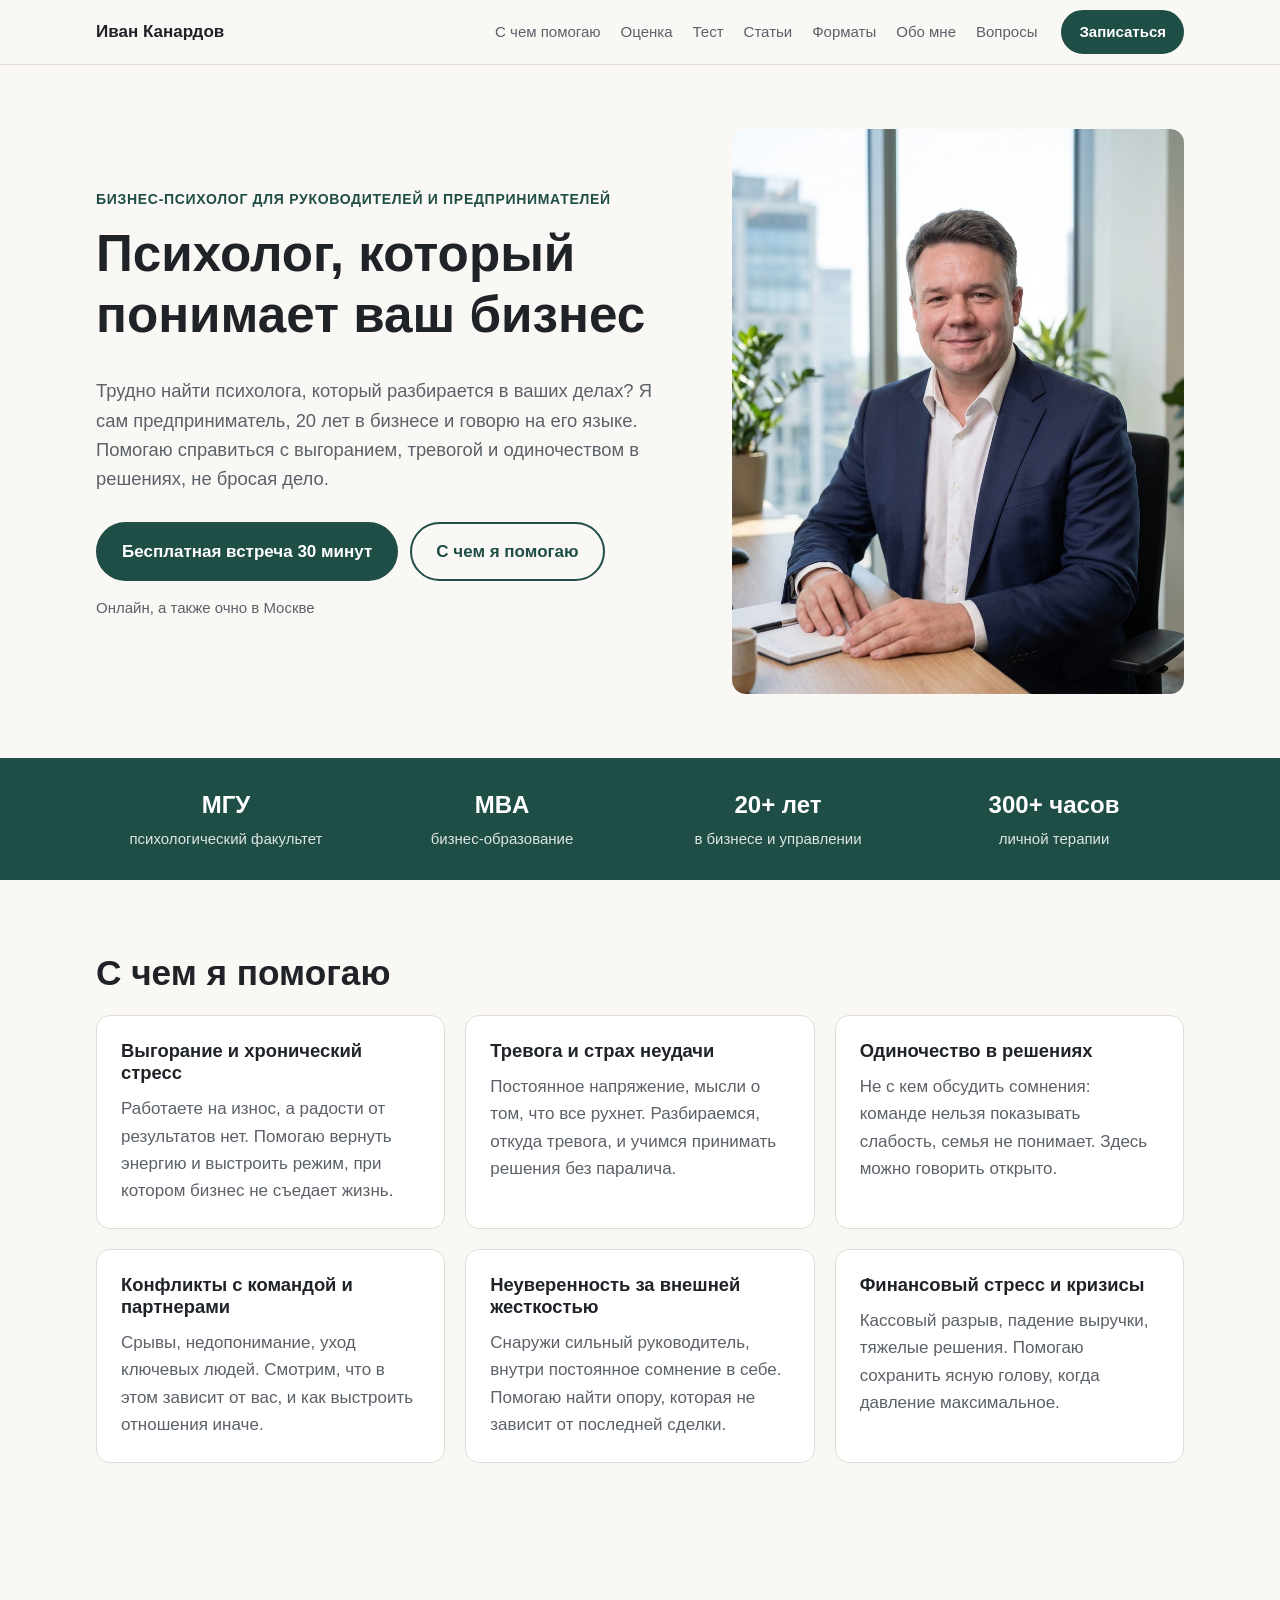
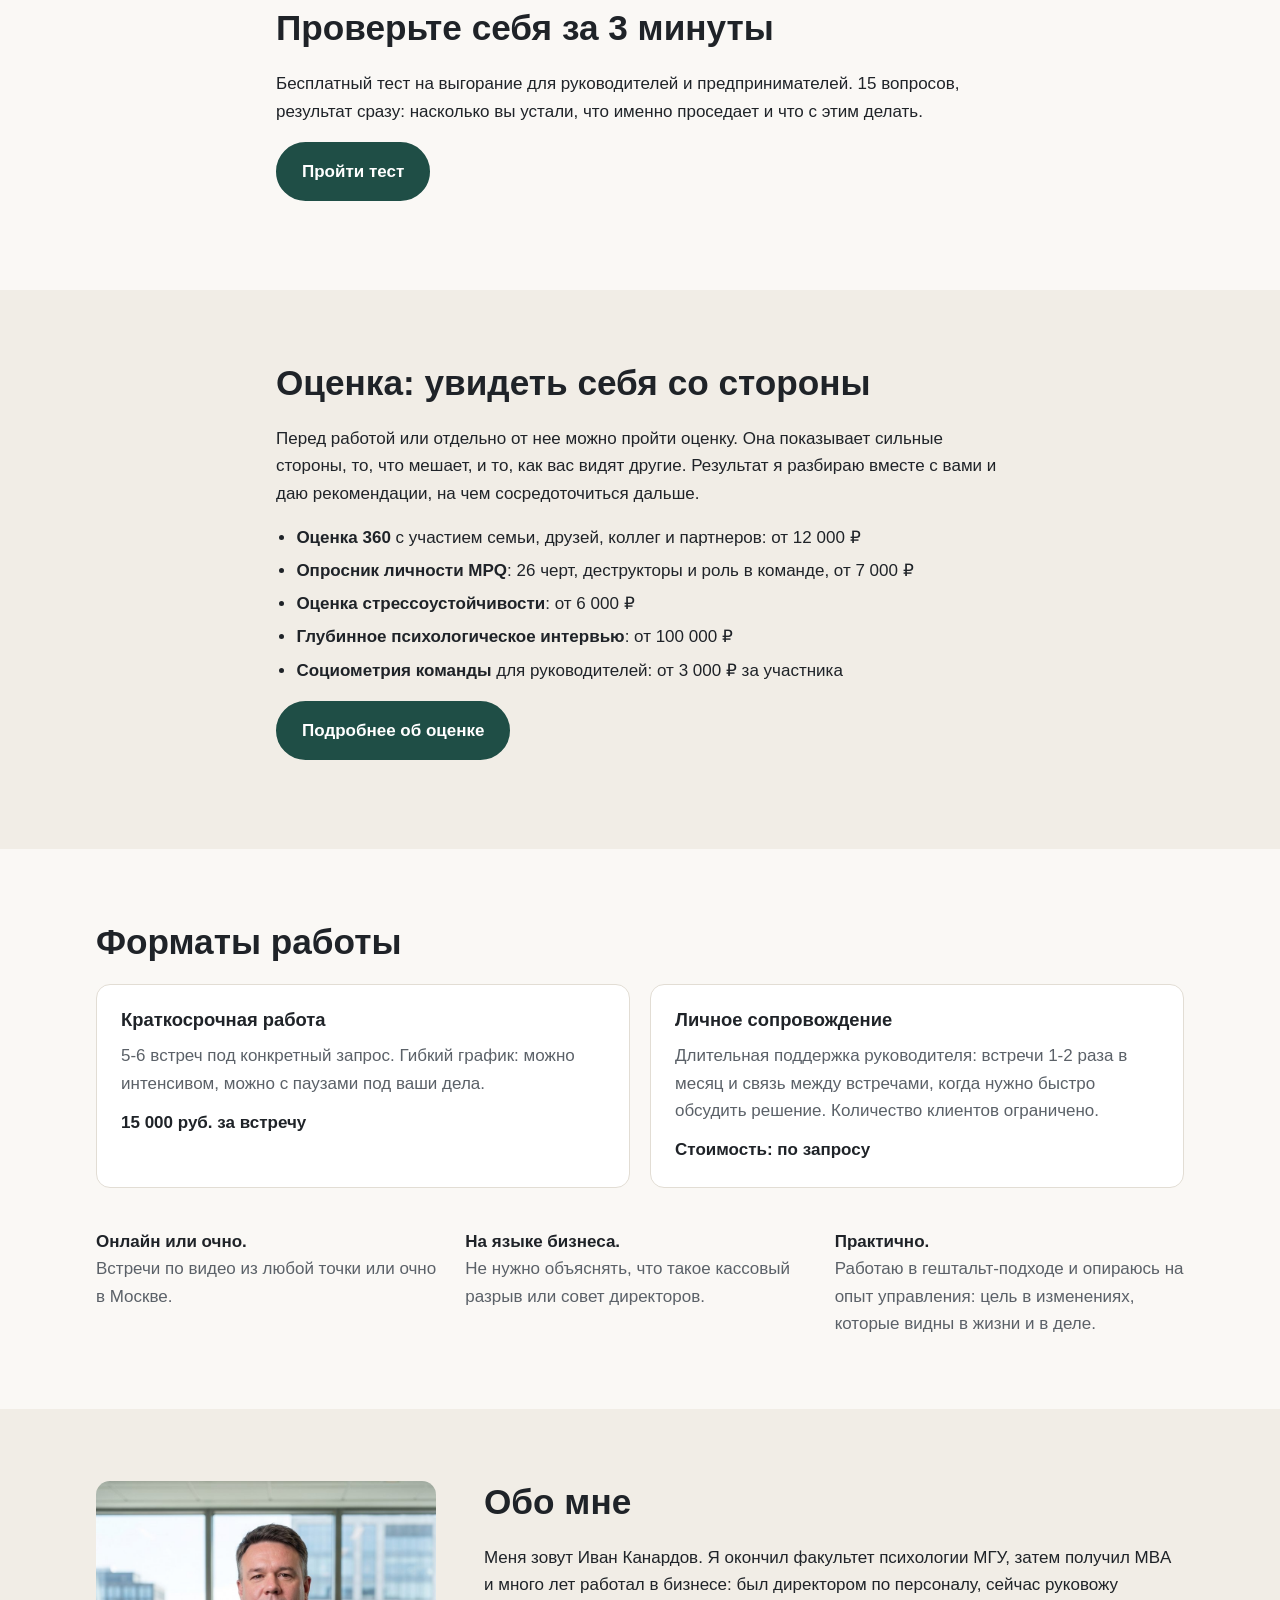
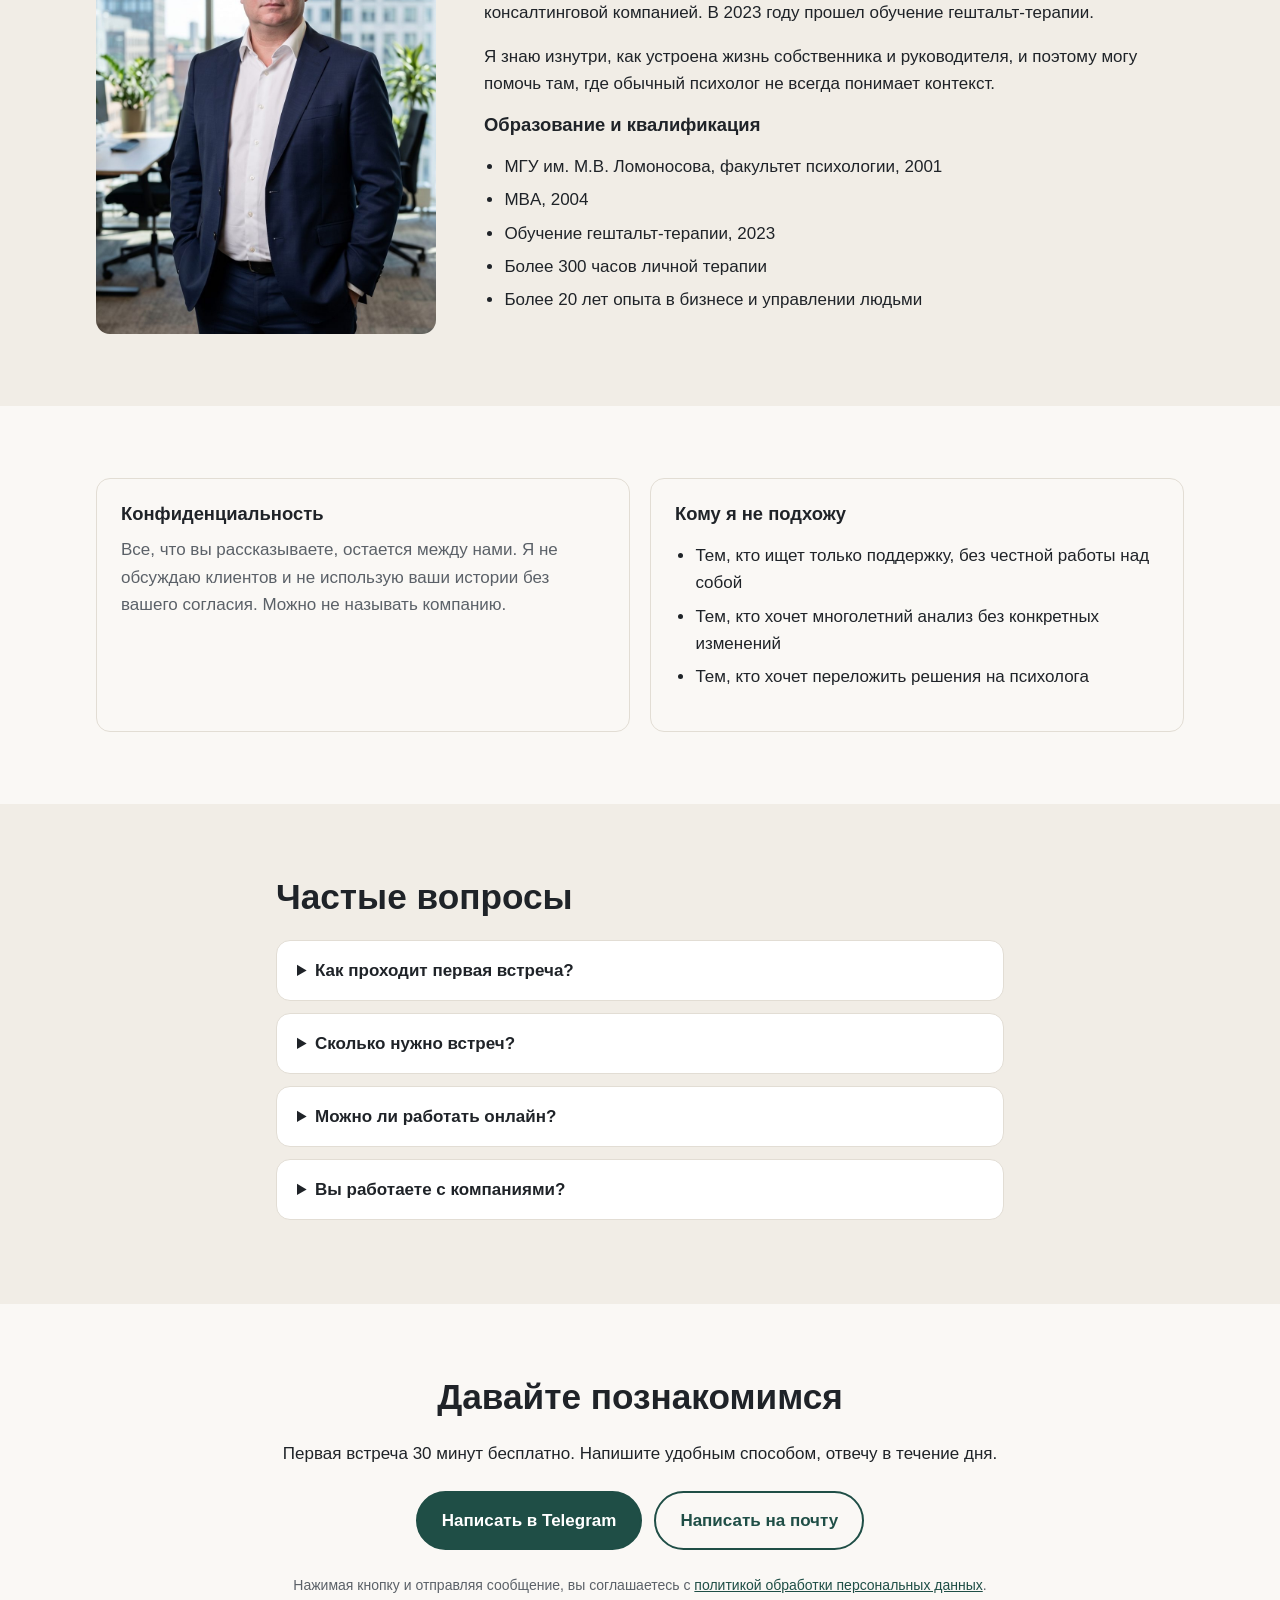
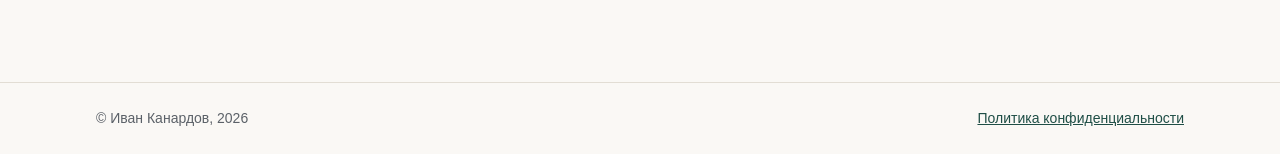
<file: index.html>
<!doctype html>
<html lang="ru">
<head>
<meta charset="utf-8">
<meta name="viewport" content="width=device-width, initial-scale=1">
<title>Иван Канардов, бизнес-психолог для руководителей и предпринимателей</title>
<meta name="description" content="Психолог для предпринимателей и руководителей. Выгорание, тревога, решения под давлением, конфликты в команде. МГУ, MBA, 20+ лет в бизнесе. Онлайн, очно в Москве.">
<link rel="canonical" href="https://kanardov.pro/">
<meta name="geo.region" content="RU-MOS">
<meta name="geo.placename" content="Москва">
<meta property="og:type" content="website">
<meta property="og:locale" content="ru_RU">
<meta property="og:title" content="Иван Канардов, бизнес-психолог для руководителей и предпринимателей">
<meta property="og:description" content="Психолог для предпринимателей и руководителей. МГУ, MBA, 20+ лет в бизнесе. Онлайн, очно в Москве.">
<meta property="og:url" content="https://kanardov.pro/">
<meta property="og:image" content="https://kanardov.pro/img/photo.jpg">
<script type="application/ld+json">{"@context": "https://schema.org", "@graph": [{"@type": "Person", "@id": "https://kanardov.pro/#person", "name": "Иван Канардов", "jobTitle": "Бизнес-психолог", "description": "Психолог для руководителей, собственников и предпринимателей. Работает с выгоранием, тревогой, одиночеством руководителя, решениями под давлением и конфликтами в команде. Специализация: психодиагностика (оценка 360, опросник MPQ).", "url": "https://kanardov.pro/", "image": "https://kanardov.pro/img/photo.jpg", "email": "mailto:kanardov@gmail.com", "alumniOf": {"@type": "CollegeOrUniversity", "name": "МГУ им. М.В. Ломоносова, факультет психологии"}, "knowsAbout": ["бизнес-психология", "психология руководителя", "выгорание", "тревожность", "психодиагностика", "оценка 360", "опросник MPQ", "гештальт-терапия"], "sameAs": ["https://t.me/KanardovIvan", "https://www.b17.ru/kanardov/"]}, {"@type": "ProfessionalService", "@id": "https://kanardov.pro/#service", "name": "Иван Канардов, бизнес-психолог для руководителей", "url": "https://kanardov.pro/", "image": "https://kanardov.pro/img/photo.jpg", "founder": {"@id": "https://kanardov.pro/#person"}, "description": "Психологические консультации и психодиагностика для руководителей и предпринимателей. Онлайн, а также очно в Москве.", "priceRange": "от 15 000 ₽ за встречу", "email": "kanardov@gmail.com", "address": {"@type": "PostalAddress", "addressLocality": "Москва", "addressRegion": "Москва", "addressCountry": "RU"}, "areaServed": [{"@type": "City", "name": "Москва"}, {"@type": "AdministrativeArea", "name": "Московская область"}, {"@type": "Country", "name": "Россия"}], "availableLanguage": "ru", "sameAs": ["https://t.me/KanardovIvan", "https://www.b17.ru/kanardov/"]}, {"@type": "FAQPage", "mainEntity": [{"@type": "Question", "name": "Как проходит первая встреча?", "acceptedAnswer": {"@type": "Answer", "text": "Это бесплатный разговор на 30 минут по видео. Вы рассказываете, что беспокоит, я задаю вопросы и говорю, чем могу помочь. Решение о дальнейшей работе принимаете вы."}}, {"@type": "Question", "name": "Сколько нужно встреч?", "acceptedAnswer": {"@type": "Answer", "text": "Под конкретный запрос часто хватает 5-6 встреч. Если задача шире, договоримся о длительном сопровождении."}}, {"@type": "Question", "name": "Можно ли работать онлайн?", "acceptedAnswer": {"@type": "Answer", "text": "Да, большинство встреч проходит онлайн. Это удобно при плотном графике и командировках."}}, {"@type": "Question", "name": "Вы работаете с компаниями?", "acceptedAnswer": {"@type": "Answer", "text": "Да: диагностика команд, сопровождение руководителей, помощь в конфликтах. Напишите, обсудим задачу."}}]}]}</script>
<link rel="stylesheet" href="style.css">
<!-- Yandex.Metrika counter -->
<script type="text/javascript">
    (function(m,e,t,r,i,k,a){
        m[i]=m[i]||function(){(m[i].a=m[i].a||[]).push(arguments)};
        m[i].l=1*new Date();
        for (var j = 0; j < document.scripts.length; j++) {if (document.scripts[j].src === r) { return; }}
        k=e.createElement(t),a=e.getElementsByTagName(t)[0],k.async=1,k.src=r,a.parentNode.insertBefore(k,a)
    })(window, document,'script','https://mc.yandex.ru/metrika/tag.js?id=113655738', 'ym');

    ym(113655738, 'init', {ssr:true, webvisor:true, clickmap:true, ecommerce:"dataLayer", referrer: document.referrer, url: location.href, accurateTrackBounce:true, trackLinks:true});
</script>
<noscript><div><img src="https://mc.yandex.ru/watch/113655738" style="position:absolute; left:-9999px;" alt="" /></div></noscript>
<!-- /Yandex.Metrika counter -->
</head>
<body>

<header class="top">
  <div class="wrap top__in">
    <a href="#" class="logo">Иван Канардов</a>
    <nav class="nav">
      <a href="#help">С чем помогаю</a>
      <a href="ocenka.html">Оценка</a>
      <a href="test-vygoranie.html">Тест</a>
      <a href="stati/">Статьи</a>
      <a href="#formats">Форматы</a>
      <a href="#about">Обо мне</a>
      <a href="#faq">Вопросы</a>
    </nav>
    <a href="https://t.me/KanardovIvan" class="btn btn--small">Записаться</a>
  </div>
</header>

<section class="hero">
  <div class="wrap hero__in">
    <div class="hero__text">
      <p class="eyebrow">Бизнес-психолог для руководителей и предпринимателей</p>
      <h1>Психолог, который понимает ваш бизнес</h1>
      <p class="lead">Трудно найти психолога, который разбирается в ваших делах? Я сам предприниматель, 20 лет в бизнесе и говорю на его языке. Помогаю справиться с выгоранием, тревогой и одиночеством в решениях, не бросая дело.</p>
      <div class="hero__cta">
        <a href="#contact" class="btn">Бесплатная встреча 30 минут</a>
        <a href="#help" class="btn btn--ghost">С чем я помогаю</a>
      </div>
      <p class="hero__note">Онлайн, а также очно в Москве</p>
    </div>
    <div class="hero__photo">
      <img src="img/photo.jpg" alt="Иван Канардов" onerror="this.parentNode.classList.add('hero__photo--empty')">
    </div>
  </div>
</section>

<section class="facts">
  <div class="wrap facts__in">
    <div><b>МГУ</b><span>психологический факультет</span></div>
    <div><b>MBA</b><span>бизнес-образование</span></div>
    <div><b>20+ лет</b><span>в бизнесе и управлении</span></div>
    <div><b>300+ часов</b><span>личной терапии</span></div>
  </div>
</section>

<section id="help" class="section">
  <div class="wrap">
    <h2>С чем я помогаю</h2>
    <div class="cards">
      <article class="card">
        <h3>Выгорание и хронический стресс</h3>
        <p>Работаете на износ, а радости от результатов нет. Помогаю вернуть энергию и выстроить режим, при котором бизнес не съедает жизнь.</p>
      </article>
      <article class="card">
        <h3>Тревога и страх неудачи</h3>
        <p>Постоянное напряжение, мысли о том, что все рухнет. Разбираемся, откуда тревога, и учимся принимать решения без паралича.</p>
      </article>
      <article class="card">
        <h3>Одиночество в решениях</h3>
        <p>Не с кем обсудить сомнения: команде нельзя показывать слабость, семья не понимает. Здесь можно говорить открыто.</p>
      </article>
      <article class="card">
        <h3>Конфликты с командой и партнерами</h3>
        <p>Срывы, недопонимание, уход ключевых людей. Смотрим, что в этом зависит от вас, и как выстроить отношения иначе.</p>
      </article>
      <article class="card">
        <h3>Неуверенность за внешней жесткостью</h3>
        <p>Снаружи сильный руководитель, внутри постоянное сомнение в себе. Помогаю найти опору, которая не зависит от последней сделки.</p>
      </article>
      <article class="card">
        <h3>Финансовый стресс и кризисы</h3>
        <p>Кассовый разрыв, падение выручки, тяжелые решения. Помогаю сохранить ясную голову, когда давление максимальное.</p>
      </article>
    </div>
  </div>
</section>

<section id="test" class="section">
  <div class="wrap narrow">
    <h2>Проверьте себя за 3 минуты</h2>
    <p>Бесплатный тест на выгорание для руководителей и предпринимателей. 15 вопросов, результат сразу: насколько вы устали, что именно проседает и что с этим делать.</p>
    <p><a class="btn" href="test-vygoranie.html">Пройти тест</a></p>
  </div>
</section>

<section id="diagnostics" class="section section--alt">
  <div class="wrap narrow">
    <h2>Оценка: увидеть себя со стороны</h2>
    <p>Перед работой или отдельно от нее можно пройти оценку. Она показывает сильные стороны, то, что мешает, и то, как вас видят другие. Результат я разбираю вместе с вами и даю рекомендации, на чем сосредоточиться дальше.</p>
    <ul class="list">
      <li><b>Оценка 360</b> с участием семьи, друзей, коллег и партнеров: от 12 000 ₽</li>
      <li><b>Опросник личности MPQ</b>: 26 черт, деструкторы и роль в команде, от 7 000 ₽</li>
      <li><b>Оценка стрессоустойчивости</b>: от 6 000 ₽</li>
      <li><b>Глубинное психологическое интервью</b>: от 100 000 ₽</li>
      <li><b>Социометрия команды</b> для руководителей: от 3 000 ₽ за участника</li>
    </ul>
    <p><a class="btn" href="ocenka.html">Подробнее об оценке</a></p>
  </div>
</section>

<section id="formats" class="section">
  <div class="wrap">
    <h2>Форматы работы</h2>
    <div class="cards cards--2">
      <article class="card card--big">
        <h3>Краткосрочная работа</h3>
        <p>5-6 встреч под конкретный запрос. Гибкий график: можно интенсивом, можно с паузами под ваши дела.</p>
        <p class="price">15 000 руб. за встречу</p>
      </article>
      <article class="card card--big">
        <h3>Личное сопровождение</h3>
        <p>Длительная поддержка руководителя: встречи 1-2 раза в месяц и связь между встречами, когда нужно быстро обсудить решение. Количество клиентов ограничено.</p>
        <p class="price">Стоимость: по запросу</p>
      </article>
    </div>
    <ul class="how">
      <li><b>Онлайн или очно.</b> Встречи по видео из любой точки или очно в Москве.</li>
      <li><b>На языке бизнеса.</b> Не нужно объяснять, что такое кассовый разрыв или совет директоров.</li>
      <li><b>Практично.</b> Работаю в гештальт-подходе и опираюсь на опыт управления: цель в изменениях, которые видны в жизни и в деле.</li>
    </ul>
  </div>
</section>

<section id="about" class="section section--alt">
  <div class="wrap about">
    <img class="about__photo" src="img/about.jpg" alt="Иван Канардов" loading="lazy">
    <div>
    <h2>Обо мне</h2>
    <p>Меня зовут Иван Канардов. Я окончил факультет психологии МГУ, затем получил MBA и много лет работал в бизнесе: был директором по персоналу, сейчас руковожу консалтинговой компанией. В 2023 году прошел обучение гештальт-терапии.</p>
    <p>Я знаю изнутри, как устроена жизнь собственника и руководителя, и поэтому могу помочь там, где обычный психолог не всегда понимает контекст.</p>
    <h3>Образование и квалификация</h3>
    <ul class="list">
      <li>МГУ им. М.В. Ломоносова, факультет психологии, 2001</li>
      <li>MBA, 2004</li>
      <li>Обучение гештальт-терапии, 2023</li>
      <li>Более 300 часов личной терапии</li>
      <li>Более 20 лет опыта в бизнесе и управлении людьми</li>
    </ul>
    </div>
  </div>
</section>

<section class="section">
  <div class="wrap cards cards--2">
    <article class="card card--plain">
      <h3>Конфиденциальность</h3>
      <p>Все, что вы рассказываете, остается между нами. Я не обсуждаю клиентов и не использую ваши истории без вашего согласия. Можно не называть компанию.</p>
    </article>
    <article class="card card--plain">
      <h3>Кому я не подхожу</h3>
      <ul class="list">
        <li>Тем, кто ищет только поддержку, без честной работы над собой</li>
        <li>Тем, кто хочет многолетний анализ без конкретных изменений</li>
        <li>Тем, кто хочет переложить решения на психолога</li>
      </ul>
    </article>
  </div>
</section>

<section id="faq" class="section section--alt">
  <div class="wrap narrow">
    <h2>Частые вопросы</h2>
    <details><summary>Как проходит первая встреча?</summary><p>Это бесплатный разговор на 30 минут по видео. Вы рассказываете, что беспокоит, я задаю вопросы и говорю, чем могу помочь. Решение о дальнейшей работе принимаете вы.</p></details>
    <details><summary>Сколько нужно встреч?</summary><p>Под конкретный запрос часто хватает 5-6 встреч. Если задача шире, договоримся о длительном сопровождении.</p></details>
    <details><summary>Можно ли работать онлайн?</summary><p>Да, большинство встреч проходит онлайн. Это удобно при плотном графике и командировках.</p></details>
    <details><summary>Вы работаете с компаниями?</summary><p>Да: диагностика команд, сопровождение руководителей, помощь в конфликтах. Напишите, обсудим задачу.</p></details>
  </div>
</section>

<section id="contact" class="section contact">
  <div class="wrap narrow">
    <h2>Давайте познакомимся</h2>
    <p>Первая встреча 30 минут бесплатно. Напишите удобным способом, отвечу в течение дня.</p>
    <div class="contact__btns">
      <a class="btn" href="https://t.me/KanardovIvan">Написать в Telegram</a>
      <a class="btn btn--ghost" href="mailto:kanardov@gmail.com">Написать на почту</a>
    </div>
    <p class="small">Нажимая кнопку и отправляя сообщение, вы соглашаетесь с <a href="privacy.html">политикой обработки персональных данных</a>.</p>
  </div>
</section>

<footer class="foot">
  <div class="wrap foot__in">
    <span>© Иван Канардов, 2026</span>
    <a href="privacy.html">Политика конфиденциальности</a>
  </div>
</footer>

<script>
document.addEventListener('click', function (e) {
  var a = e.target.closest('a[href]');
  if (!a || typeof ym !== 'function') return;
  if (a.href.indexOf('t.me/') !== -1) ym(113655738, 'reachGoal', 'telegram_click');
  else if (a.href.indexOf('mailto:') === 0) ym(113655738, 'reachGoal', 'email_click');
});
</script>
</body>
</html>
</file>
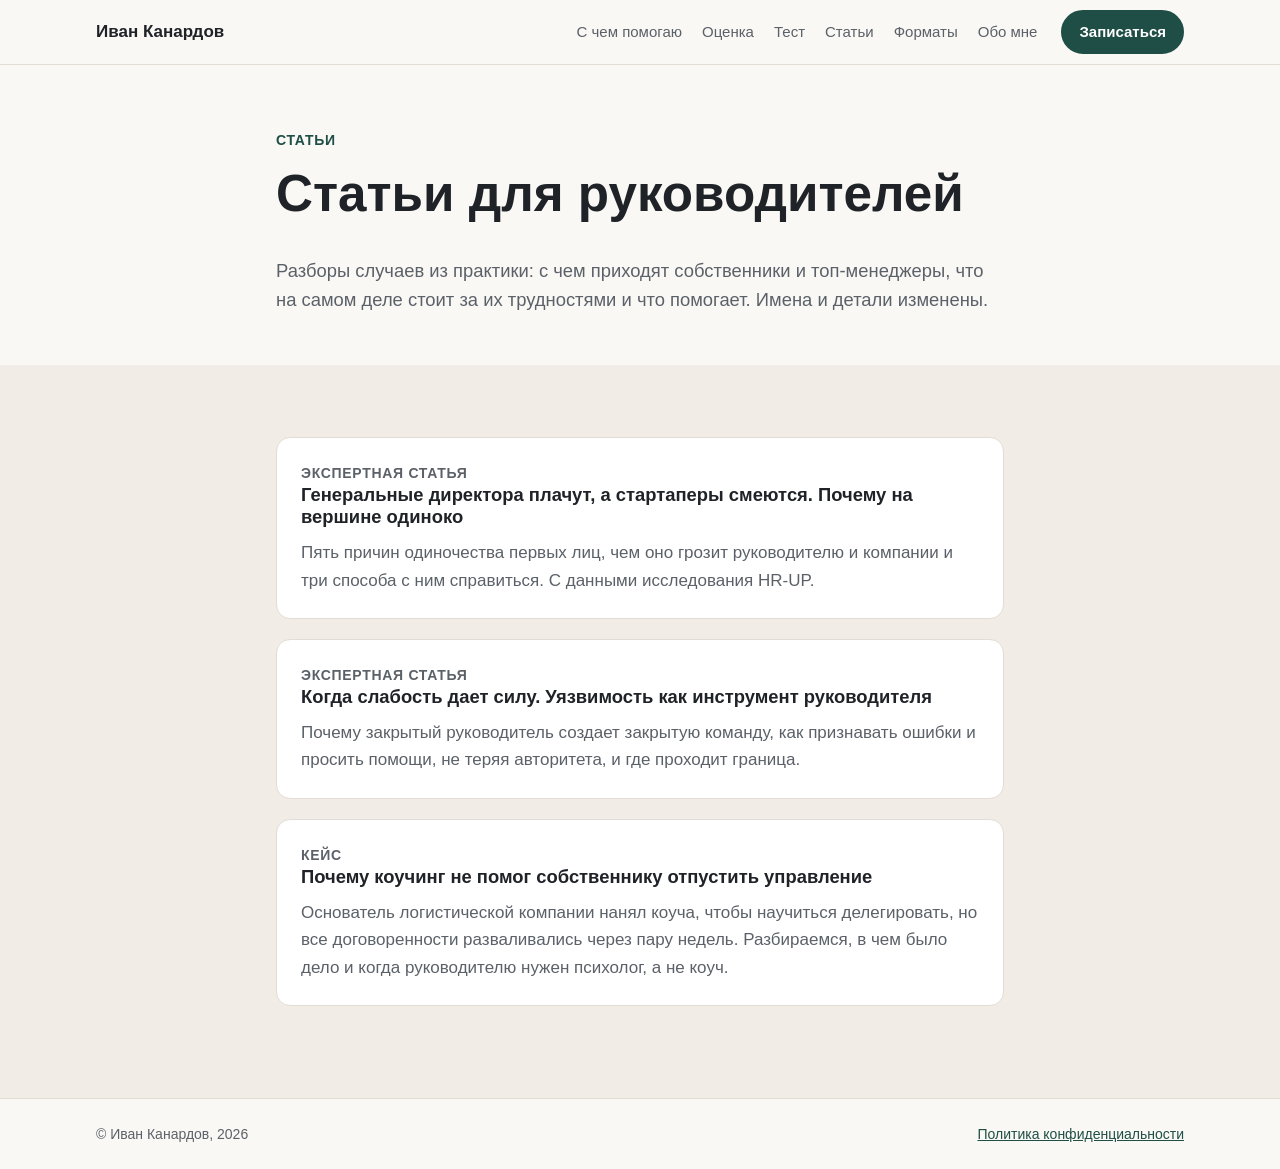
<file: stati/index.html>
<!doctype html>
<html lang="ru">
<head>
<meta charset="utf-8">
<meta name="viewport" content="width=device-width, initial-scale=1">
<title>Статьи для руководителей и собственников | Иван Канардов</title>
<meta name="description" content="Статьи бизнес-психолога Ивана Канардова: разборы случаев из практики с руководителями и собственниками бизнеса.">
<link rel="canonical" href="https://kanardov.pro/stati/">
<meta property="og:type" content="website">
<meta property="og:locale" content="ru_RU">
<meta property="og:title" content="Статьи для руководителей и собственников">
<meta property="og:description" content="Разборы случаев из практики бизнес-психолога Ивана Канардова.">
<meta property="og:url" content="https://kanardov.pro/stati/">
<meta property="og:image" content="https://kanardov.pro/img/photo.jpg">
<link rel="stylesheet" href="/style.css">
<!-- Yandex.Metrika counter -->
<script type="text/javascript">
    (function(m,e,t,r,i,k,a){
        m[i]=m[i]||function(){(m[i].a=m[i].a||[]).push(arguments)};
        m[i].l=1*new Date();
        for (var j = 0; j < document.scripts.length; j++) {if (document.scripts[j].src === r) { return; }}
        k=e.createElement(t),a=e.getElementsByTagName(t)[0],k.async=1,k.src=r,a.parentNode.insertBefore(k,a)
    })(window, document,'script','https://mc.yandex.ru/metrika/tag.js?id=113655738', 'ym');

    ym(113655738, 'init', {ssr:true, webvisor:true, clickmap:true, ecommerce:"dataLayer", referrer: document.referrer, url: location.href, accurateTrackBounce:true, trackLinks:true});
</script>
<noscript><div><img src="https://mc.yandex.ru/watch/113655738" style="position:absolute; left:-9999px;" alt="" /></div></noscript>
<!-- /Yandex.Metrika counter -->
</head>
<body>

<header class="top">
  <div class="wrap top__in">
    <a href="/" class="logo">Иван Канардов</a>
    <nav class="nav">
      <a href="/#help">С чем помогаю</a>
      <a href="/ocenka.html">Оценка</a>
      <a href="/test-vygoranie.html">Тест</a>
      <a href="/stati/">Статьи</a>
      <a href="/#formats">Форматы</a>
      <a href="/#about">Обо мне</a>
    </nav>
    <a href="https://t.me/KanardovIvan" class="btn btn--small">Записаться</a>
  </div>
</header>

<section class="hero hero--page">
  <div class="wrap narrow">
    <p class="eyebrow">Статьи</p>
    <h1>Статьи для руководителей</h1>
    <p class="lead">Разборы случаев из практики: с чем приходят собственники и топ-менеджеры, что на самом деле стоит за их трудностями и что помогает. Имена и детали изменены.</p>
  </div>
</section>

<section class="section section--alt">
  <div class="wrap narrow">
    <a class="card article-card" href="/stati/odinochestvo-rukovoditelya.html">
      <p class="eyebrow">Экспертная статья</p>
      <h3>Генеральные директора плачут, а стартаперы смеются. Почему на вершине одиноко</h3>
      <p>Пять причин одиночества первых лиц, чем оно грозит руководителю и компании и три способа с ним справиться. С данными исследования HR-UP.</p>
    </a>
    <a class="card article-card" href="/stati/uyazvimost-rukovoditelya.html">
      <p class="eyebrow">Экспертная статья</p>
      <h3>Когда слабость дает силу. Уязвимость как инструмент руководителя</h3>
      <p>Почему закрытый руководитель создает закрытую команду, как признавать ошибки и просить помощи, не теряя авторитета, и где проходит граница.</p>
    </a>
    <a class="card article-card" href="/stati/psiholog-ili-kouch.html">
      <p class="eyebrow">Кейс</p>
      <h3>Почему коучинг не помог собственнику отпустить управление</h3>
      <p>Основатель логистической компании нанял коуча, чтобы научиться делегировать, но все договоренности разваливались через пару недель. Разбираемся, в чем было дело и когда руководителю нужен психолог, а не коуч.</p>
    </a>
  </div>
</section>

<footer class="foot">
  <div class="wrap foot__in">
    <span>© Иван Канардов, 2026</span>
    <a href="/privacy.html">Политика конфиденциальности</a>
  </div>
</footer>

<script>
document.addEventListener('click', function (e) {
  var a = e.target.closest('a[href]');
  if (!a || typeof ym !== 'function') return;
  if (a.href.indexOf('t.me/') !== -1) ym(113655738, 'reachGoal', 'telegram_click');
  else if (a.href.indexOf('mailto:') === 0) ym(113655738, 'reachGoal', 'email_click');
});
</script>
</body>
</html>
</file>
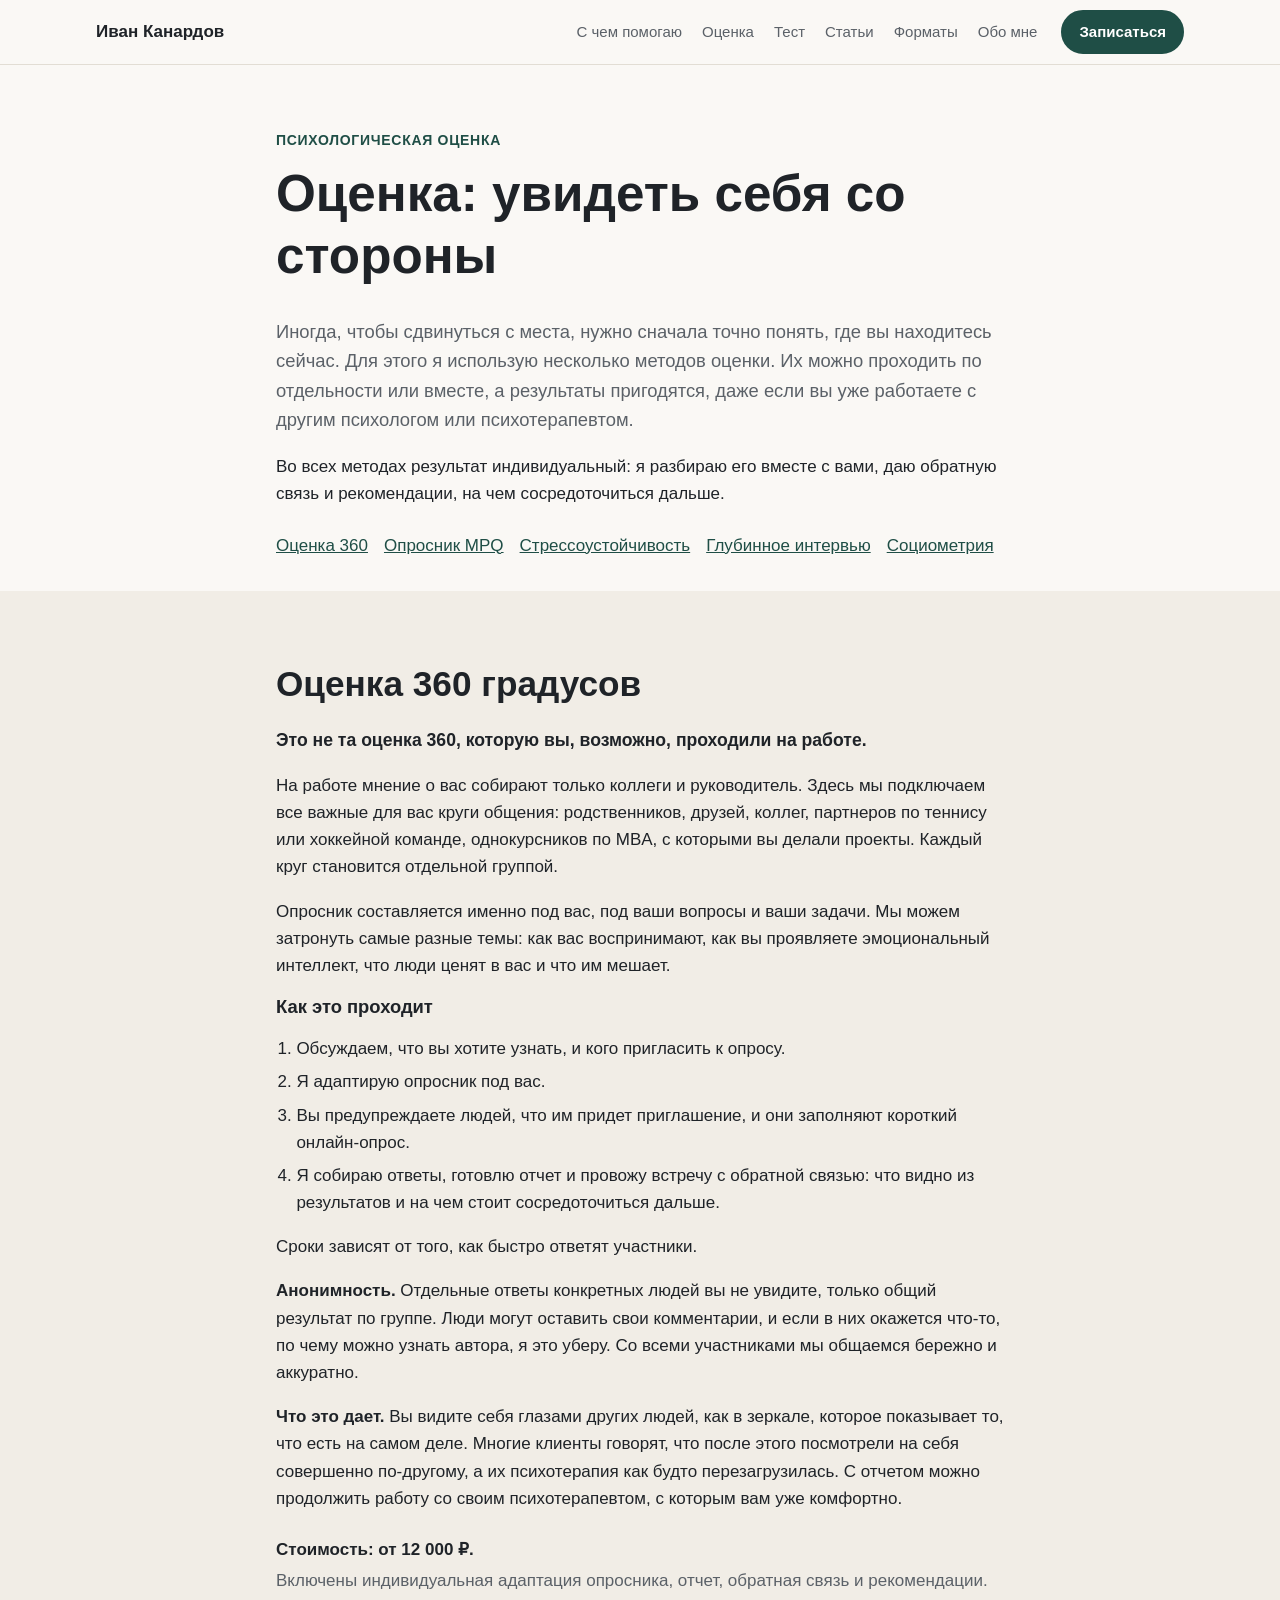
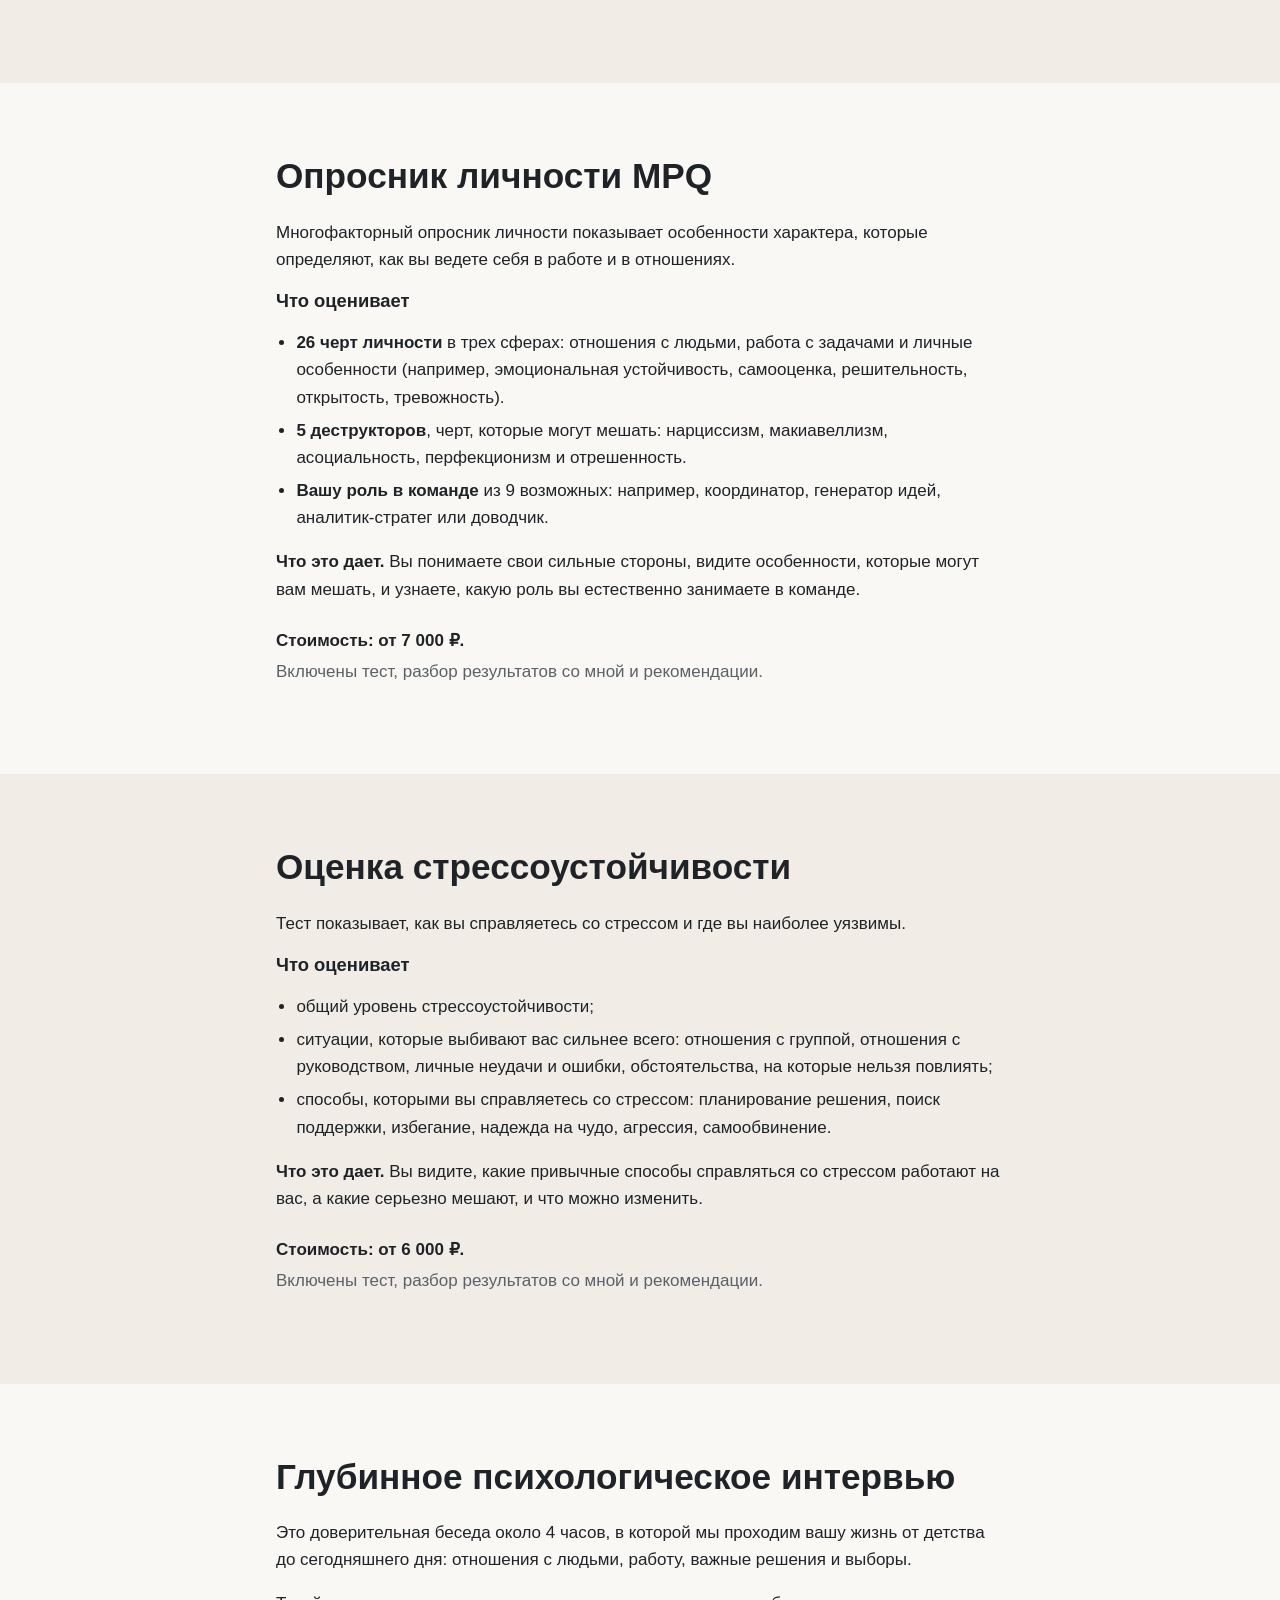
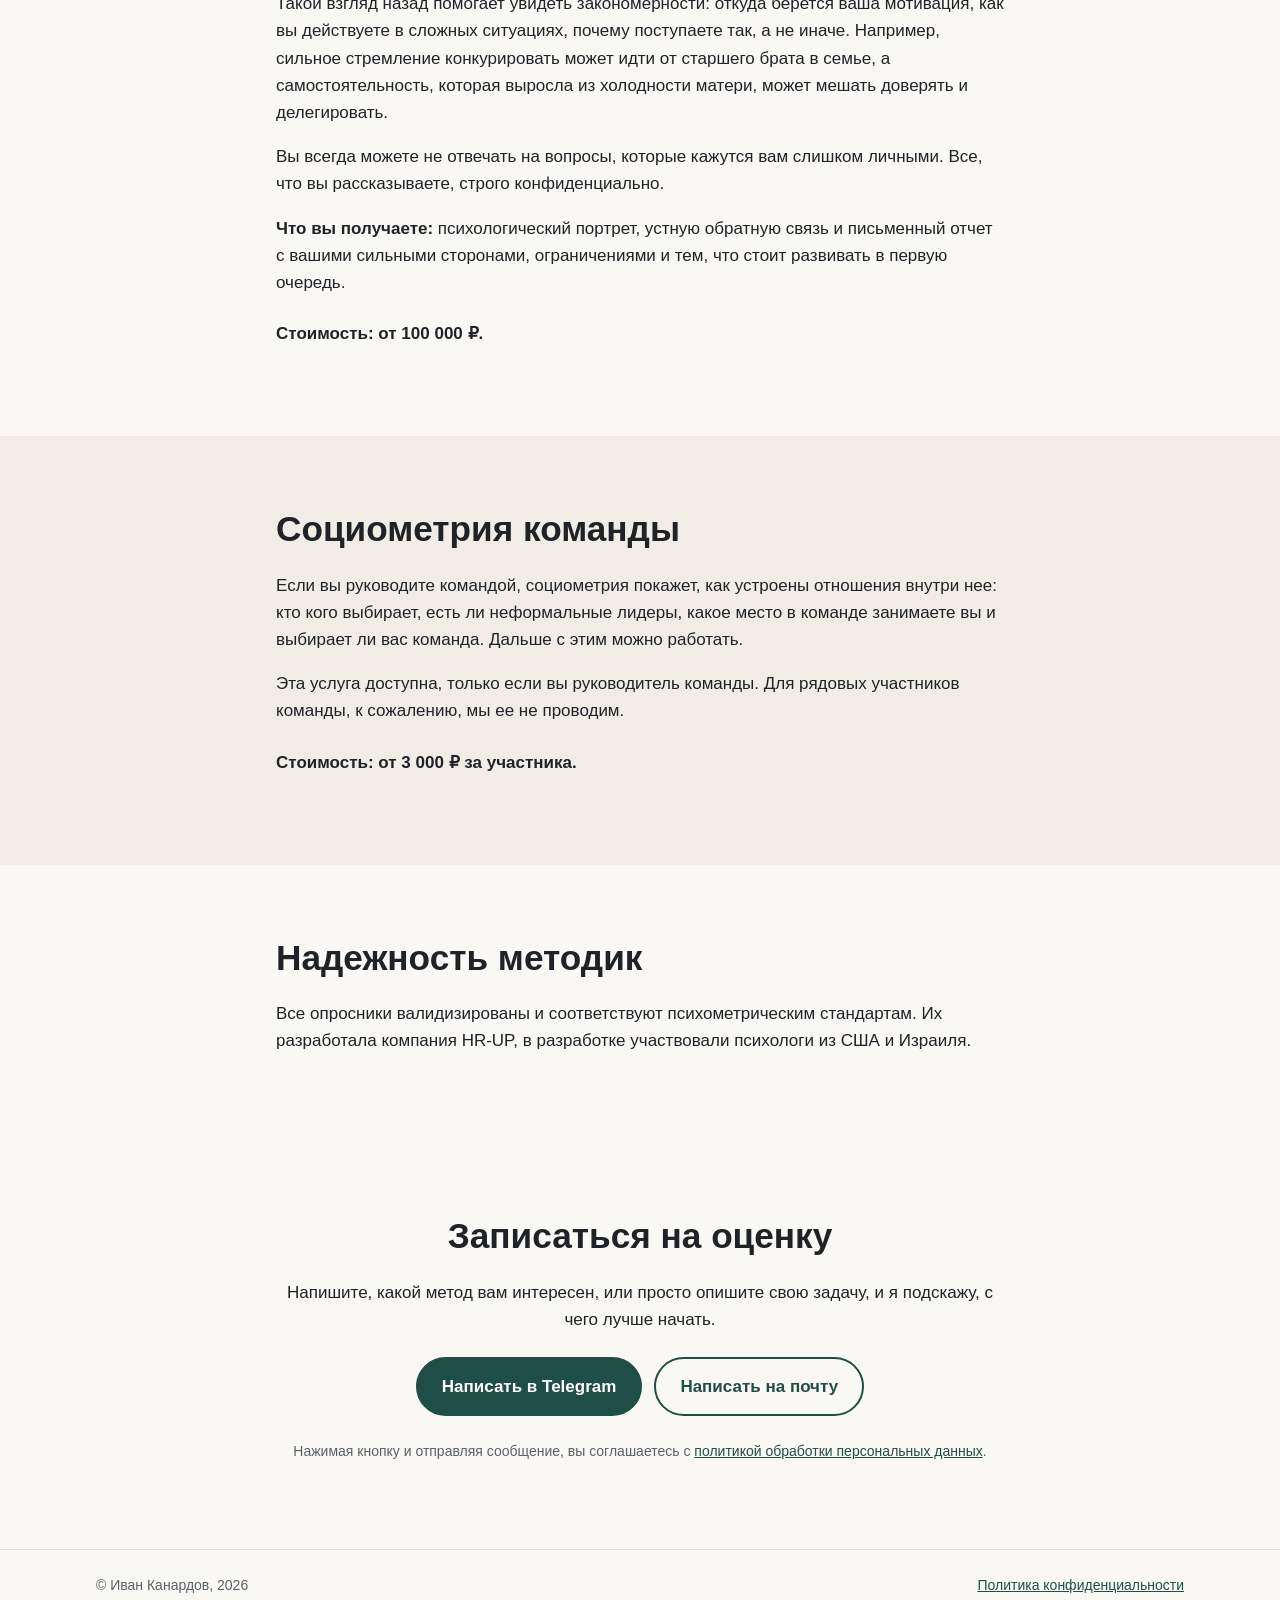
<file: ocenka.html>
<!doctype html>
<html lang="ru">
<head>
<meta charset="utf-8">
<meta name="viewport" content="width=device-width, initial-scale=1">
<title>Оценка личности: 360, MPQ, стресс, глубинное интервью | Иван Канардов</title>
<meta name="description" content="Оценка 360 с участием семьи, друзей и коллег, опросник личности MPQ, тест стрессоустойчивости, глубинное интервью и социометрия команды. Индивидуальный разбор и рекомендации.">
<link rel="stylesheet" href="style.css">
<!-- Yandex.Metrika counter -->
<script type="text/javascript">
    (function(m,e,t,r,i,k,a){
        m[i]=m[i]||function(){(m[i].a=m[i].a||[]).push(arguments)};
        m[i].l=1*new Date();
        for (var j = 0; j < document.scripts.length; j++) {if (document.scripts[j].src === r) { return; }}
        k=e.createElement(t),a=e.getElementsByTagName(t)[0],k.async=1,k.src=r,a.parentNode.insertBefore(k,a)
    })(window, document,'script','https://mc.yandex.ru/metrika/tag.js?id=113655738', 'ym');

    ym(113655738, 'init', {ssr:true, webvisor:true, clickmap:true, ecommerce:"dataLayer", referrer: document.referrer, url: location.href, accurateTrackBounce:true, trackLinks:true});
</script>
<noscript><div><img src="https://mc.yandex.ru/watch/113655738" style="position:absolute; left:-9999px;" alt="" /></div></noscript>
<!-- /Yandex.Metrika counter -->
</head>
<body>

<header class="top">
  <div class="wrap top__in">
    <a href="index.html" class="logo">Иван Канардов</a>
    <nav class="nav">
      <a href="index.html#help">С чем помогаю</a>
      <a href="ocenka.html">Оценка</a>
      <a href="test-vygoranie.html">Тест</a>
      <a href="stati/">Статьи</a>
      <a href="index.html#formats">Форматы</a>
      <a href="index.html#about">Обо мне</a>
    </nav>
    <a href="https://t.me/KanardovIvan" class="btn btn--small">Записаться</a>
  </div>
</header>

<section class="hero hero--page">
  <div class="wrap narrow">
    <p class="eyebrow">Психологическая оценка</p>
    <h1>Оценка: увидеть себя со стороны</h1>
    <p class="lead">Иногда, чтобы сдвинуться с места, нужно сначала точно понять, где вы находитесь сейчас. Для этого я использую несколько методов оценки. Их можно проходить по отдельности или вместе, а результаты пригодятся, даже если вы уже работаете с другим психологом или психотерапевтом.</p>
    <p>Во всех методах результат индивидуальный: я разбираю его вместе с вами, даю обратную связь и рекомендации, на чем сосредоточиться дальше.</p>
    <nav class="toc">
      <a href="#360">Оценка 360</a>
      <a href="#mpq">Опросник MPQ</a>
      <a href="#stress">Стрессоустойчивость</a>
      <a href="#interview">Глубинное интервью</a>
      <a href="#sociometry">Социометрия</a>
    </nav>
  </div>
</section>

<section id="360" class="section section--alt">
  <div class="wrap narrow">
    <h2>Оценка 360 градусов</h2>
    <p class="method__lead"><b>Это не та оценка 360, которую вы, возможно, проходили на работе.</b></p>
    <p>На работе мнение о вас собирают только коллеги и руководитель. Здесь мы подключаем все важные для вас круги общения: родственников, друзей, коллег, партнеров по теннису или хоккейной команде, однокурсников по MBA, с которыми вы делали проекты. Каждый круг становится отдельной группой.</p>
    <p>Опросник составляется именно под вас, под ваши вопросы и ваши задачи. Мы можем затронуть самые разные темы: как вас воспринимают, как вы проявляете эмоциональный интеллект, что люди ценят в вас и что им мешает.</p>
    <h3>Как это проходит</h3>
    <ol class="list">
      <li>Обсуждаем, что вы хотите узнать, и кого пригласить к опросу.</li>
      <li>Я адаптирую опросник под вас.</li>
      <li>Вы предупреждаете людей, что им придет приглашение, и они заполняют короткий онлайн-опрос.</li>
      <li>Я собираю ответы, готовлю отчет и провожу встречу с обратной связью: что видно из результатов и на чем стоит сосредоточиться дальше.</li>
    </ol>
    <p>Сроки зависят от того, как быстро ответят участники.</p>
    <p><b>Анонимность.</b> Отдельные ответы конкретных людей вы не увидите, только общий результат по группе. Люди могут оставить свои комментарии, и если в них окажется что-то, по чему можно узнать автора, я это уберу. Со всеми участниками мы общаемся бережно и аккуратно.</p>
    <p><b>Что это дает.</b> Вы видите себя глазами других людей, как в зеркале, которое показывает то, что есть на самом деле. Многие клиенты говорят, что после этого посмотрели на себя совершенно по-другому, а их психотерапия как будто перезагрузилась. С отчетом можно продолжить работу со своим психотерапевтом, с которым вам уже комфортно.</p>
    <p class="price method__price">Стоимость: от 12 000 ₽. <span>Включены индивидуальная адаптация опросника, отчет, обратная связь и рекомендации.</span></p>
  </div>
</section>
<section id="mpq" class="section">
  <div class="wrap narrow">
    <h2>Опросник личности MPQ</h2>
    <p>Многофакторный опросник личности показывает особенности характера, которые определяют, как вы ведете себя в работе и в отношениях.</p>
    <h3>Что оценивает</h3>
    <ul class="list">
      <li><b>26 черт личности</b> в трех сферах: отношения с людьми, работа с задачами и личные особенности (например, эмоциональная устойчивость, самооценка, решительность, открытость, тревожность).</li>
      <li><b>5 деструкторов</b>, черт, которые могут мешать: нарциссизм, макиавеллизм, асоциальность, перфекционизм и отрешенность.</li>
      <li><b>Вашу роль в команде</b> из 9 возможных: например, координатор, генератор идей, аналитик-стратег или доводчик.</li>
    </ul>
    <p><b>Что это дает.</b> Вы понимаете свои сильные стороны, видите особенности, которые могут вам мешать, и узнаете, какую роль вы естественно занимаете в команде.</p>
    <p class="price method__price">Стоимость: от 7 000 ₽. <span>Включены тест, разбор результатов со мной и рекомендации.</span></p>
  </div>
</section>
<section id="stress" class="section section--alt">
  <div class="wrap narrow">
    <h2>Оценка стрессоустойчивости</h2>
    <p>Тест показывает, как вы справляетесь со стрессом и где вы наиболее уязвимы.</p>
    <h3>Что оценивает</h3>
    <ul class="list">
      <li>общий уровень стрессоустойчивости;</li>
      <li>ситуации, которые выбивают вас сильнее всего: отношения с группой, отношения с руководством, личные неудачи и ошибки, обстоятельства, на которые нельзя повлиять;</li>
      <li>способы, которыми вы справляетесь со стрессом: планирование решения, поиск поддержки, избегание, надежда на чудо, агрессия, самообвинение.</li>
    </ul>
    <p><b>Что это дает.</b> Вы видите, какие привычные способы справляться со стрессом работают на вас, а какие серьезно мешают, и что можно изменить.</p>
    <p class="price method__price">Стоимость: от 6 000 ₽. <span>Включены тест, разбор результатов со мной и рекомендации.</span></p>
  </div>
</section>
<section id="interview" class="section">
  <div class="wrap narrow">
    <h2>Глубинное психологическое интервью</h2>
    <p>Это доверительная беседа около 4 часов, в которой мы проходим вашу жизнь от детства до сегодняшнего дня: отношения с людьми, работу, важные решения и выборы.</p>
    <p>Такой взгляд назад помогает увидеть закономерности: откуда берется ваша мотивация, как вы действуете в сложных ситуациях, почему поступаете так, а не иначе. Например, сильное стремление конкурировать может идти от старшего брата в семье, а самостоятельность, которая выросла из холодности матери, может мешать доверять и делегировать.</p>
    <p>Вы всегда можете не отвечать на вопросы, которые кажутся вам слишком личными. Все, что вы рассказываете, строго конфиденциально.</p>
    <p><b>Что вы получаете:</b> психологический портрет, устную обратную связь и письменный отчет с вашими сильными сторонами, ограничениями и тем, что стоит развивать в первую очередь.</p>
    <p class="price method__price">Стоимость: от 100 000 ₽.</p>
  </div>
</section>
<section id="sociometry" class="section section--alt">
  <div class="wrap narrow">
    <h2>Социометрия команды</h2>
    <p>Если вы руководите командой, социометрия покажет, как устроены отношения внутри нее: кто кого выбирает, есть ли неформальные лидеры, какое место в команде занимаете вы и выбирает ли вас команда. Дальше с этим можно работать.</p>
    <p>Эта услуга доступна, только если вы руководитель команды. Для рядовых участников команды, к сожалению, мы ее не проводим.</p>
    <p class="price method__price">Стоимость: от 3 000 ₽ за участника.</p>
  </div>
</section>

<section class="section">
  <div class="wrap narrow">
    <h2>Надежность методик</h2>
    <p>Все опросники валидизированы и соответствуют психометрическим стандартам. Их разработала компания HR-UP, в разработке участвовали психологи из США и Израиля.</p>
  </div>
</section>

<section id="contact" class="section contact">
  <div class="wrap narrow">
    <h2>Записаться на оценку</h2>
    <p>Напишите, какой метод вам интересен, или просто опишите свою задачу, и я подскажу, с чего лучше начать.</p>
    <div class="contact__btns">
      <a class="btn" href="https://t.me/KanardovIvan">Написать в Telegram</a>
      <a class="btn btn--ghost" href="mailto:kanardov@gmail.com">Написать на почту</a>
    </div>
    <p class="small">Нажимая кнопку и отправляя сообщение, вы соглашаетесь с <a href="privacy.html">политикой обработки персональных данных</a>.</p>
  </div>
</section>

<footer class="foot">
  <div class="wrap foot__in">
    <span>© Иван Канардов, 2026</span>
    <a href="privacy.html">Политика конфиденциальности</a>
  </div>
</footer>

<script>
document.addEventListener('click', function (e) {
  var a = e.target.closest('a[href]');
  if (!a || typeof ym !== 'function') return;
  if (a.href.indexOf('t.me/') !== -1) ym(113655738, 'reachGoal', 'telegram_click');
  else if (a.href.indexOf('mailto:') === 0) ym(113655738, 'reachGoal', 'email_click');
});
</script>
</body>
</html>
</file>
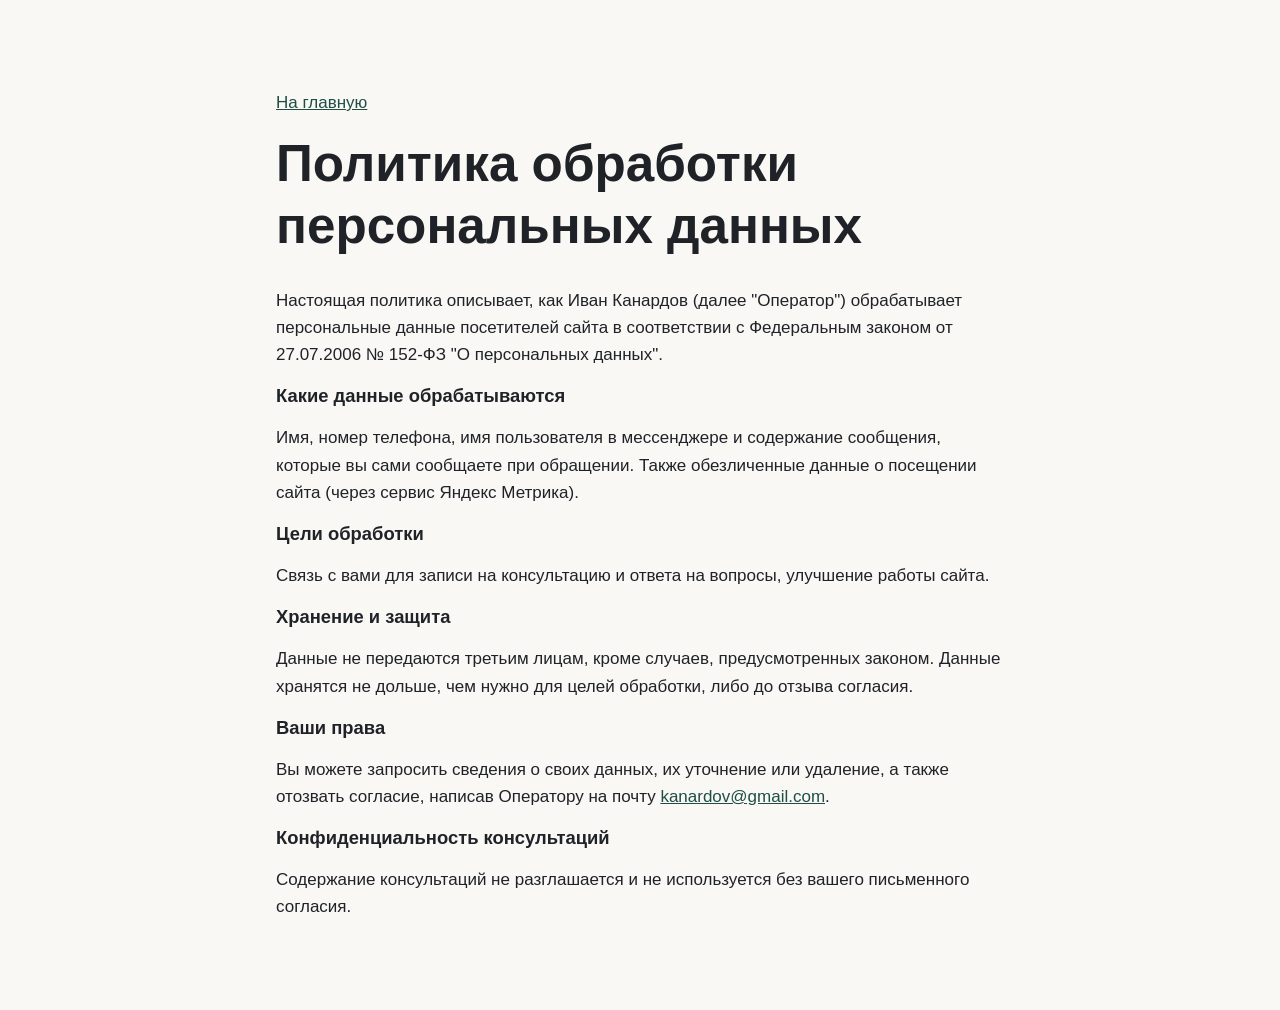
<file: privacy.html>
<!doctype html>
<html lang="ru">
<head>
<meta charset="utf-8">
<meta name="viewport" content="width=device-width, initial-scale=1">
<title>Политика обработки персональных данных</title>
<link rel="stylesheet" href="style.css">
<!-- Yandex.Metrika counter -->
<script type="text/javascript">
    (function(m,e,t,r,i,k,a){
        m[i]=m[i]||function(){(m[i].a=m[i].a||[]).push(arguments)};
        m[i].l=1*new Date();
        for (var j = 0; j < document.scripts.length; j++) {if (document.scripts[j].src === r) { return; }}
        k=e.createElement(t),a=e.getElementsByTagName(t)[0],k.async=1,k.src=r,a.parentNode.insertBefore(k,a)
    })(window, document,'script','https://mc.yandex.ru/metrika/tag.js?id=113655738', 'ym');

    ym(113655738, 'init', {ssr:true, webvisor:true, clickmap:true, ecommerce:"dataLayer", referrer: document.referrer, url: location.href, accurateTrackBounce:true, trackLinks:true});
</script>
<noscript><div><img src="https://mc.yandex.ru/watch/113655738" style="position:absolute; left:-9999px;" alt="" /></div></noscript>
<!-- /Yandex.Metrika counter -->
</head>
<body>
<section class="section">
  <div class="wrap narrow">
    <p><a href="index.html">На главную</a></p>
    <h1>Политика обработки персональных данных</h1>
    <!-- TODO: проверить и дополнить реквизиты (ФИО полностью, ИНН самозанятого или ИП, email) -->
    <p>Настоящая политика описывает, как Иван Канардов (далее "Оператор") обрабатывает персональные данные посетителей сайта в соответствии с Федеральным законом от 27.07.2006 № 152-ФЗ "О персональных данных".</p>
    <h3>Какие данные обрабатываются</h3>
    <p>Имя, номер телефона, имя пользователя в мессенджере и содержание сообщения, которые вы сами сообщаете при обращении. Также обезличенные данные о посещении сайта (через сервис Яндекс Метрика).</p>
    <h3>Цели обработки</h3>
    <p>Связь с вами для записи на консультацию и ответа на вопросы, улучшение работы сайта.</p>
    <h3>Хранение и защита</h3>
    <p>Данные не передаются третьим лицам, кроме случаев, предусмотренных законом. Данные хранятся не дольше, чем нужно для целей обработки, либо до отзыва согласия.</p>
    <h3>Ваши права</h3>
    <p>Вы можете запросить сведения о своих данных, их уточнение или удаление, а также отозвать согласие, написав Оператору на почту <a href="mailto:kanardov@gmail.com">kanardov@gmail.com</a>.</p>
    <h3>Конфиденциальность консультаций</h3>
    <p>Содержание консультаций не разглашается и не используется без вашего письменного согласия.</p>
  </div>
</section>
</body>
</html>
</file>
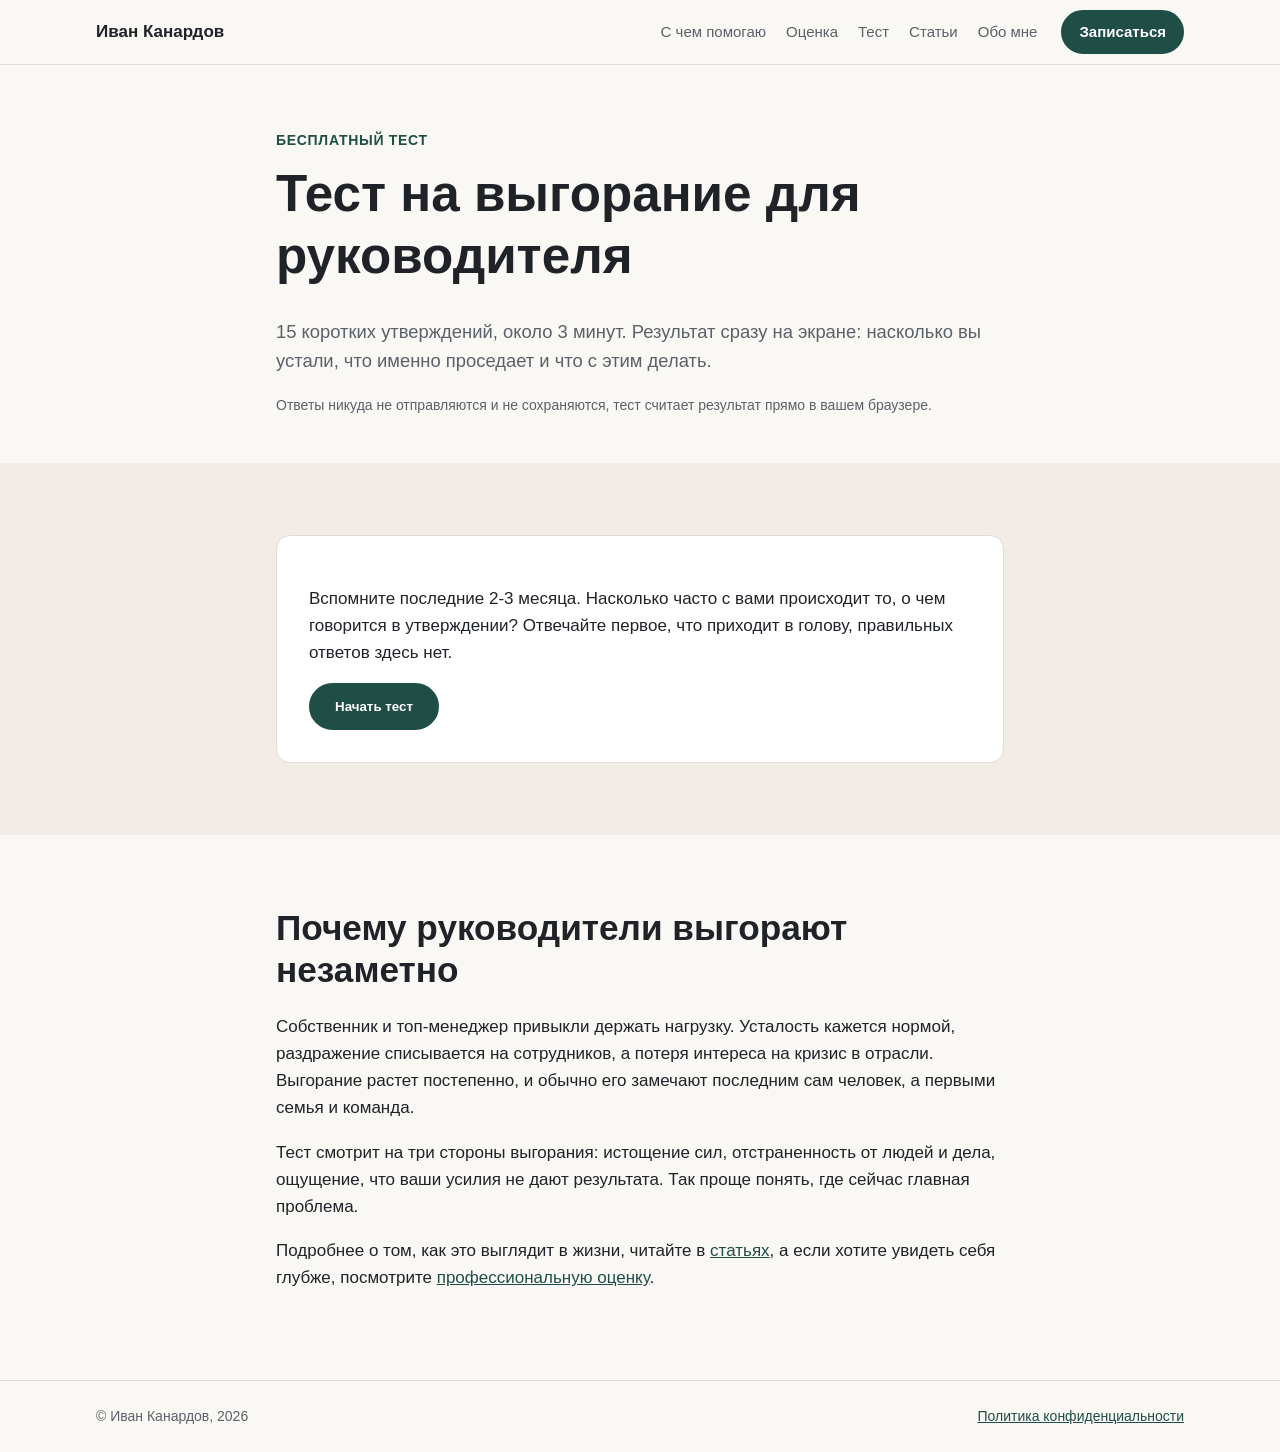
<file: test-vygoranie.html>
<!doctype html>
<html lang="ru">
<head>
<meta charset="utf-8">
<meta name="viewport" content="width=device-width, initial-scale=1">
<title>Тест на выгорание для руководителя: бесплатно, результат сразу | Иван Канардов</title>
<meta name="description" content="Бесплатный тест на выгорание для руководителей и предпринимателей. 15 вопросов, 3 минуты, результат сразу: уровень выгорания, что с ним происходит и что делать дальше.">
<link rel="stylesheet" href="style.css">
<!-- Yandex.Metrika counter -->
<script type="text/javascript">
    (function(m,e,t,r,i,k,a){
        m[i]=m[i]||function(){(m[i].a=m[i].a||[]).push(arguments)};
        m[i].l=1*new Date();
        for (var j = 0; j < document.scripts.length; j++) {if (document.scripts[j].src === r) { return; }}
        k=e.createElement(t),a=e.getElementsByTagName(t)[0],k.async=1,k.src=r,a.parentNode.insertBefore(k,a)
    })(window, document,'script','https://mc.yandex.ru/metrika/tag.js?id=113655738', 'ym');

    ym(113655738, 'init', {ssr:true, webvisor:true, clickmap:true, ecommerce:"dataLayer", referrer: document.referrer, url: location.href, accurateTrackBounce:true, trackLinks:true});
</script>
<noscript><div><img src="https://mc.yandex.ru/watch/113655738" style="position:absolute; left:-9999px;" alt="" /></div></noscript>
<!-- /Yandex.Metrika counter -->
</head>
<body>

<header class="top">
  <div class="wrap top__in">
    <a href="index.html" class="logo">Иван Канардов</a>
    <nav class="nav">
      <a href="index.html#help">С чем помогаю</a>
      <a href="ocenka.html">Оценка</a>
      <a href="test-vygoranie.html">Тест</a>
      <a href="stati/">Статьи</a>
      <a href="index.html#about">Обо мне</a>
    </nav>
    <a href="https://t.me/KanardovIvan" class="btn btn--small">Записаться</a>
  </div>
</header>

<section class="hero hero--page">
  <div class="wrap narrow">
    <p class="eyebrow">Бесплатный тест</p>
    <h1>Тест на выгорание для руководителя</h1>
    <p class="lead">15 коротких утверждений, около 3 минут. Результат сразу на экране: насколько вы устали, что именно проседает и что с этим делать.</p>
    <p class="small">Ответы никуда не отправляются и не сохраняются, тест считает результат прямо в вашем браузере.</p>
  </div>
</section>

<section class="section section--alt">
  <div class="wrap narrow">

    <div id="intro" class="quiz-card">
      <p>Вспомните последние 2-3 месяца. Насколько часто с вами происходит то, о чем говорится в утверждении? Отвечайте первое, что приходит в голову, правильных ответов здесь нет.</p>
      <button class="btn" id="start">Начать тест</button>
    </div>

    <div id="quiz" class="quiz-card" hidden>
      <div class="quiz__progress"><span id="bar"></span></div>
      <p class="small" id="counter"></p>
      <h2 class="quiz__q" id="question"></h2>
      <div class="quiz__answers" id="answers"></div>
      <button class="quiz__back" id="back" type="button">Назад</button>
    </div>

    <div id="result" class="quiz-card" hidden>
      <p class="eyebrow">Ваш результат</p>
      <h2 id="r-title"></h2>
      <div class="quiz__total"><span id="r-bar"></span></div>
      <p class="small" id="r-score"></p>
      <p id="r-text"></p>
      <h3>Из чего складывается результат</h3>
      <div id="r-scales"></div>
      <div class="quiz__cta">
        <h3 id="r-cta-title"></h3>
        <p id="r-cta-text"></p>
        <div class="contact__btns">
          <a class="btn" href="https://t.me/KanardovIvan">Обсудить результат в Telegram</a>
          <a class="btn btn--ghost" href="mailto:kanardov@gmail.com?subject=Результат теста на выгорание">Написать на почту</a>
        </div>
        <p class="small">Первая встреча 30 минут бесплатно. Онлайн или очно в Москве.</p>
      </div>
      <p class="small">Этот тест не ставит диагноз. Он помогает заметить сигналы и решить, нужна ли вам помощь. Если вам очень плохо и появляются мысли о том, чтобы не жить, не оставайтесь с этим один на один: звоните 112 или обратитесь к врачу.</p>
      <button class="btn btn--ghost" id="again" type="button">Пройти еще раз</button>
    </div>

  </div>
</section>

<section class="section">
  <div class="wrap narrow">
    <h2>Почему руководители выгорают незаметно</h2>
    <p>Собственник и топ-менеджер привыкли держать нагрузку. Усталость кажется нормой, раздражение списывается на сотрудников, а потеря интереса на кризис в отрасли. Выгорание растет постепенно, и обычно его замечают последним сам человек, а первыми семья и команда.</p>
    <p>Тест смотрит на три стороны выгорания: истощение сил, отстраненность от людей и дела, ощущение, что ваши усилия не дают результата. Так проще понять, где сейчас главная проблема.</p>
    <p>Подробнее о том, как это выглядит в жизни, читайте в <a href="stati/">статьях</a>, а если хотите увидеть себя глубже, посмотрите <a href="ocenka.html">профессиональную оценку</a>.</p>
  </div>
</section>

<footer class="foot">
  <div class="wrap foot__in">
    <span>© Иван Канардов, 2026</span>
    <a href="privacy.html">Политика конфиденциальности</a>
  </div>
</footer>

<script>
var QUESTIONS = [
  { s: 'e', t: 'К концу рабочего дня у меня не остается сил ни на что.' },
  { s: 'd', t: 'Сотрудники, партнеры или клиенты все чаще меня раздражают.' },
  { s: 'r', t: 'Мне кажется, что я делаю очень много, а результата почти нет.' },
  { s: 'e', t: 'Утром мне трудно заставить себя начать работу.' },
  { s: 'd', t: 'Я ловлю себя на мысли, что мне все равно, чем закончится очередной проект.' },
  { s: 'r', t: 'Решения, которые раньше давались легко, теперь требуют больших усилий.' },
  { s: 'e', t: 'Выходные и отпуск больше не восстанавливают силы.' },
  { s: 'd', t: 'Я избегаю встреч и разговоров, без которых можно обойтись.' },
  { s: 'r', t: 'Я сомневаюсь, что по-прежнему хорошо справляюсь со своей ролью.' },
  { s: 'e', t: 'Я плохо сплю, потому что в голове крутятся рабочие вопросы.' },
  { s: 'd', t: 'Работа стала повинностью, а не делом, которое я когда-то выбрал.' },
  { s: 'r', t: 'Успехи, даже заметные, больше не радуют.' },
  { s: 'e', t: 'На семью, друзей и свои дела сил уже не хватает.' },
  { s: 'd', t: 'Мне хочется все бросить и уехать туда, где меня никто не найдет.' },
  { s: 'r', t: 'Мне трудно сосредоточиться, появились ошибки, которых раньше не было.' }
];
var OPTIONS = ['Почти никогда', 'Иногда', 'Часто', 'Почти всегда'];
var SCALES = {
  e: { name: 'Истощение', high: 'Сил не хватает даже на отдых. Это первый и самый заметный сигнал: организм работает в долг.' },
  d: { name: 'Отстраненность', high: 'Люди и дело начинают раздражать или становятся безразличны. Так психика защищается от перегрузки, но это бьет по команде и отношениям.' },
  r: { name: 'Потеря отдачи', high: 'Кажется, что усилия не дают результата, а уверенность в себе тает. Именно здесь руководители чаще всего начинают сомневаться в своих решениях.' }
};
var LEVELS = [
  { max: 12, cls: 'ok', title: 'Ресурс в норме',
    text: 'Признаков выгорания почти нет. Вы устаете, но умеете восстанавливаться. Стоит сохранить то, что вам помогает, и время от времени проверять себя, особенно в периоды больших перемен.',
    ctaTitle: 'Хотите разобраться глубже?',
    ctaText: 'Если вас волнует конкретная рабочая ситуация, решение или отношения в команде, можно обсудить это на бесплатной встрече.' },
  { max: 24, cls: 'warn', title: 'Есть тревожные сигналы',
    text: 'Выгорание уже началось, хотя со стороны это может быть незаметно. Обычно на этой стадии человек говорит себе "просто нужно отдохнуть", но отпуск помогает ненадолго. Сейчас самое удобное время что-то поменять: сил еще достаточно, и изменения даются легче.',
    ctaTitle: 'Разберем, что вас истощает',
    ctaText: 'На бесплатной 30-минутной встрече посмотрим, где утекают силы и с чего начать, чтобы не доводить до серьезного выгорания.' },
  { max: 45, cls: 'bad', title: 'Выраженное выгорание',
    text: 'Похоже, вы давно работаете на пределе. На этой стадии выгорание сказывается на решениях, отношениях с командой и близкими, а иногда и на здоровье. Сам по себе отдых обычно уже не помогает, нужна работа с причинами. С этим можно справиться, не бросая дело.',
    ctaTitle: 'Не откладывайте разговор',
    ctaText: 'Напишите мне, и на бесплатной встрече мы обсудим, что происходит и что можно сделать в первую очередь. Я 20 лет в бизнесе и понимаю, каково это изнутри.' }
];

var current = 0, answers = [], started = false;
var $ = function (id) { return document.getElementById(id); };

function goal(name) { if (typeof ym === 'function') ym(113655738, 'reachGoal', name); }

function show(id) {
  ['intro', 'quiz', 'result'].forEach(function (x) { $(x).hidden = x !== id; });
}

function render() {
  var q = QUESTIONS[current];
  $('counter').textContent = 'Вопрос ' + (current + 1) + ' из ' + QUESTIONS.length;
  $('bar').style.width = (current / QUESTIONS.length * 100) + '%';
  $('question').textContent = q.t;
  $('answers').innerHTML = '';
  OPTIONS.forEach(function (label, i) {
    var b = document.createElement('button');
    b.type = 'button';
    b.className = 'quiz__answer' + (answers[current] === i ? ' is-selected' : '');
    b.textContent = label;
    b.onclick = function () { choose(i); };
    $('answers').appendChild(b);
  });
  $('back').style.visibility = current > 0 ? 'visible' : 'hidden';
}

function choose(i) {
  answers[current] = i;
  if (!started) { started = true; goal('test_start'); }
  if (current < QUESTIONS.length - 1) { current++; render(); }
  else finish();
}

function finish() {
  var total = 0, by = { e: 0, d: 0, r: 0 };
  QUESTIONS.forEach(function (q, i) { total += answers[i]; by[q.s] += answers[i]; });
  var level = LEVELS.filter(function (l) { return total <= l.max; })[0];
  var max = QUESTIONS.length * 3;

  $('r-title').textContent = level.title;
  $('r-bar').style.width = (total / max * 100) + '%';
  $('r-bar').className = 'is-' + level.cls;
  $('r-score').textContent = total + ' баллов из ' + max;
  $('r-text').textContent = level.text;
  $('r-cta-title').textContent = level.ctaTitle;
  $('r-cta-text').textContent = level.ctaText;

  var html = '';
  Object.keys(SCALES).forEach(function (k) {
    var sMax = QUESTIONS.filter(function (q) { return q.s === k; }).length * 3;
    var pct = Math.round(by[k] / sMax * 100);
    var cls = pct >= 60 ? 'bad' : pct >= 30 ? 'warn' : 'ok';
    html += '<div class="quiz__scale"><div class="quiz__scale-head"><b>' + SCALES[k].name + '</b><span>' + pct + '%</span></div>' +
      '<div class="quiz__total quiz__total--thin"><span class="is-' + cls + '" style="width:' + pct + '%"></span></div>' +
      (pct >= 60 ? '<p class="small">' + SCALES[k].high + '</p>' : '') + '</div>';
  });
  $('r-scales').innerHTML = html;

  show('result');
  window.scrollTo({ top: $('result').getBoundingClientRect().top + window.pageYOffset - 80, behavior: 'smooth' });
  goal('test_complete');
}

$('start').onclick = function () { show('quiz'); render(); };
$('back').onclick = function () { if (current > 0) { current--; render(); } };
$('again').onclick = function () { current = 0; answers = []; show('quiz'); render(); };

document.addEventListener('click', function (e) {
  var a = e.target.closest('a[href]');
  if (!a || typeof ym !== 'function') return;
  var fromResult = !!a.closest('#result');
  if (a.href.indexOf('t.me/') !== -1) { ym(113655738, 'reachGoal', 'telegram_click'); if (fromResult) goal('test_contact'); }
  else if (a.href.indexOf('mailto:') === 0) { ym(113655738, 'reachGoal', 'email_click'); if (fromResult) goal('test_contact'); }
});
</script>
</body>
</html>
</file>
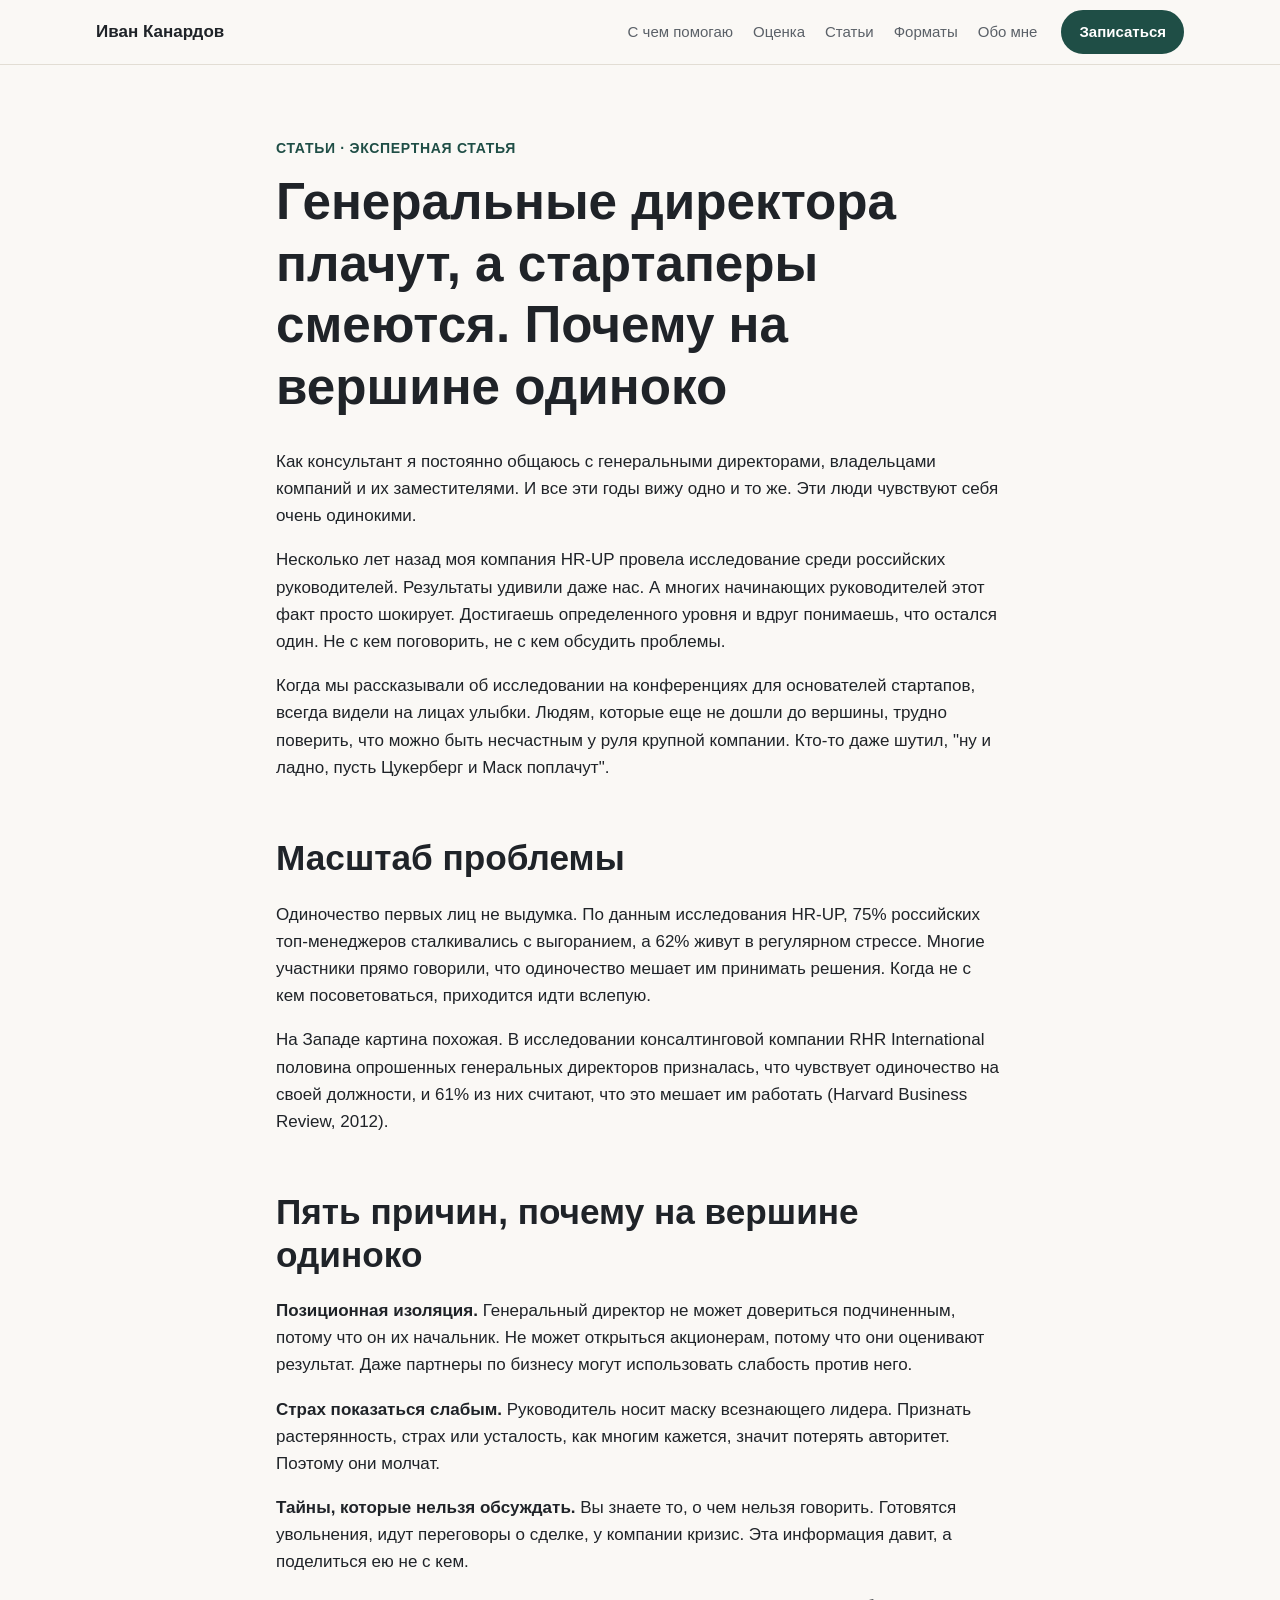
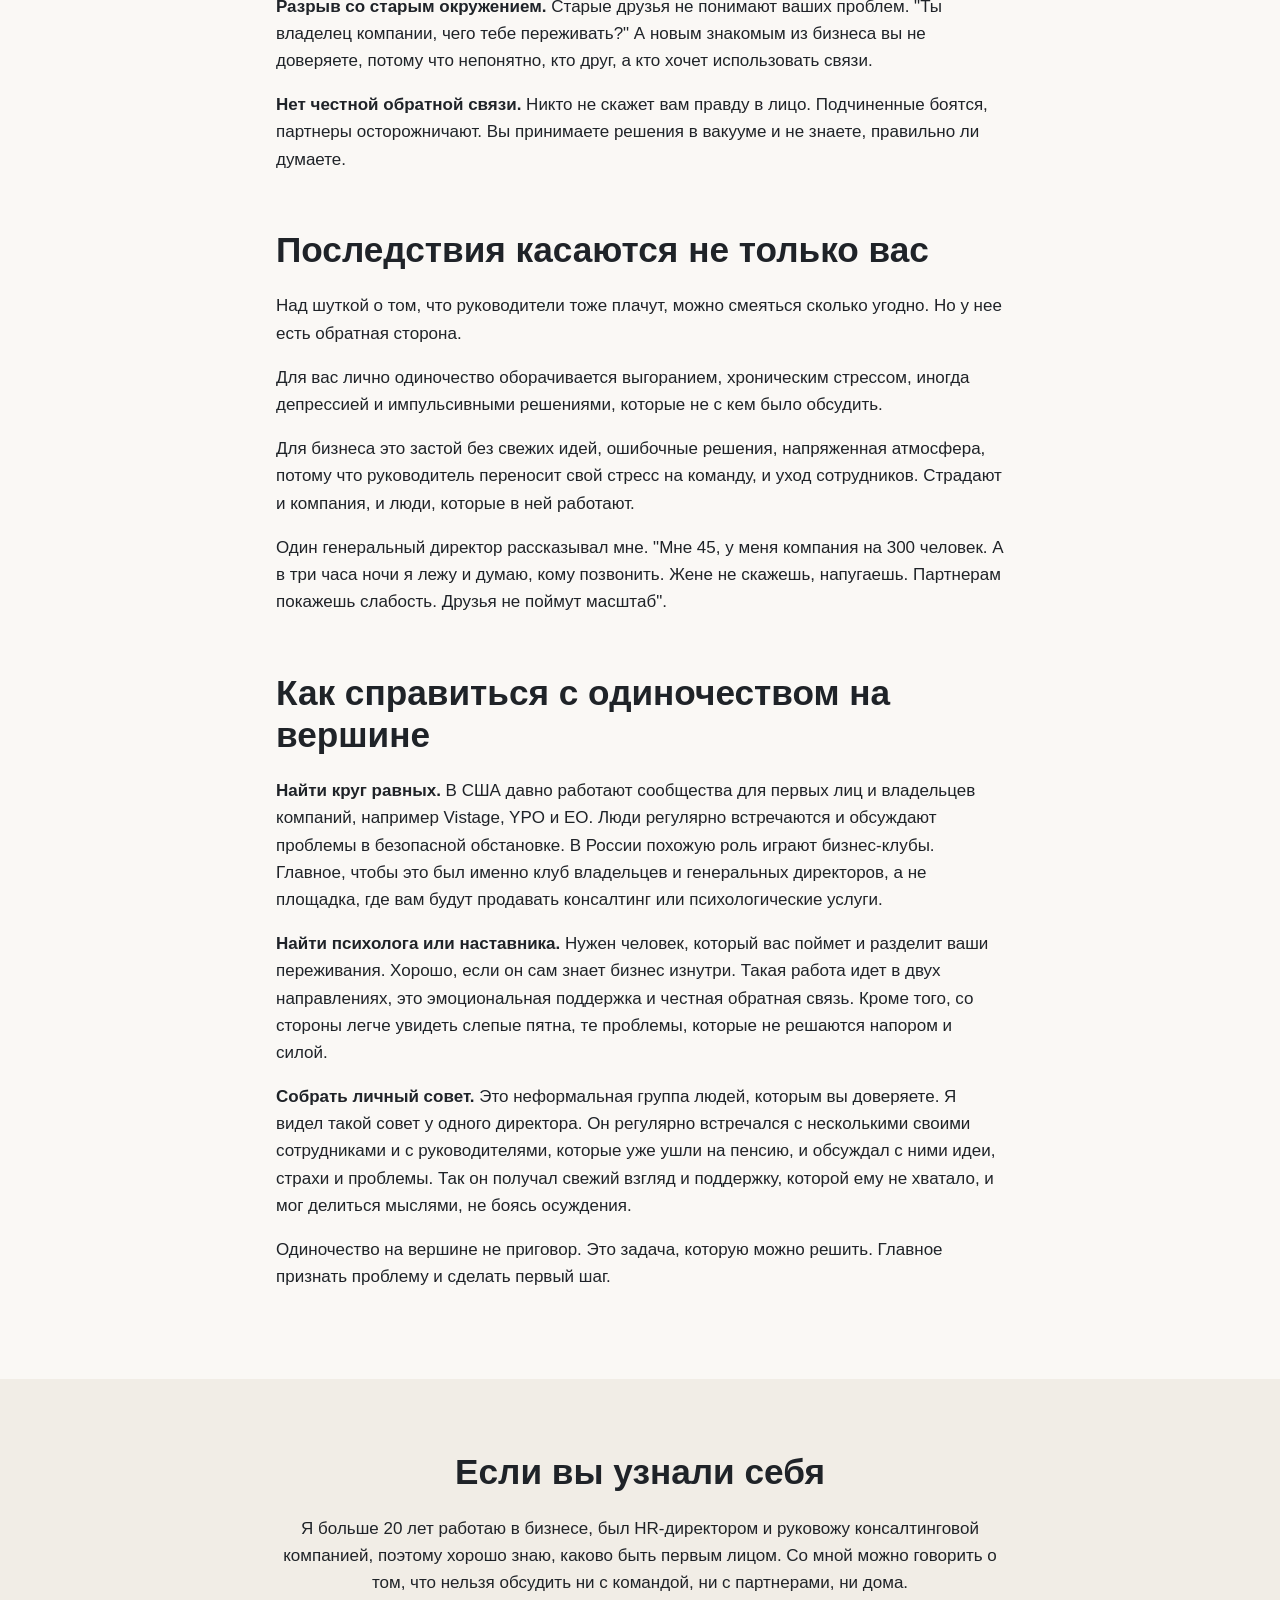
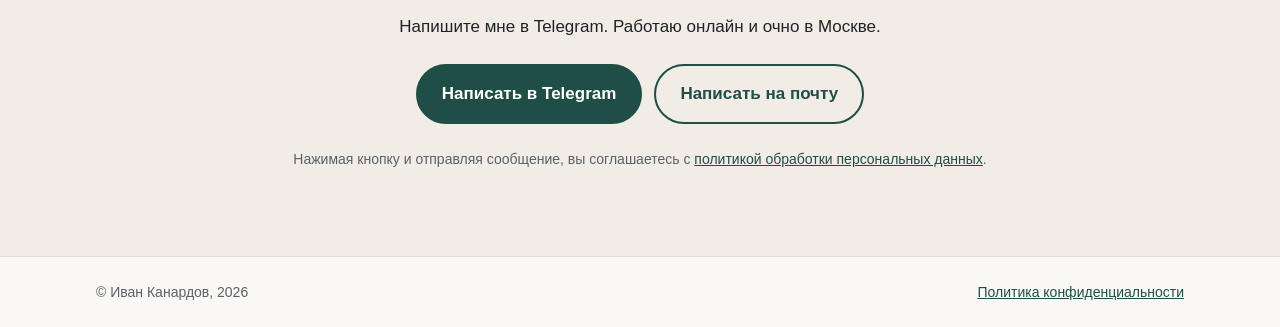
<file: stati/odinochestvo-rukovoditelya.html>
<!doctype html>
<html lang="ru">
<head>
<meta charset="utf-8">
<meta name="viewport" content="width=device-width, initial-scale=1">
<title>Одиночество руководителя. Почему на вершине одиноко и что с этим делать | Иван Канардов</title>
<meta name="description" content="Почему генеральные директора и владельцы бизнеса чувствуют себя одинокими, чем это грозит им и компании и как справиться. Данные исследования HR-UP и разбор бизнес-психолога Ивана Канардова.">
<link rel="canonical" href="https://kanardov.pro/stati/odinochestvo-rukovoditelya.html">
<meta name="author" content="Иван Канардов">
<meta name="keywords" content="одиночество руководителя, одиночество генерального директора, одиноко на вершине, выгорание руководителя, психолог для руководителя, бизнес психолог, психолог Москва">
<meta name="geo.region" content="RU-MOS">
<meta name="geo.placename" content="Москва">
<meta property="og:type" content="article">
<meta property="og:locale" content="ru_RU">
<meta property="og:site_name" content="Иван Канардов, бизнес-психолог">
<meta property="og:title" content="Одиночество руководителя. Почему на вершине одиноко и что с этим делать">
<meta property="og:description" content="Почему генеральные директора и владельцы бизнеса чувствуют себя одинокими, чем это грозит им и компании и как справиться. Данные исследования HR-UP и разбор бизнес-психолога Ивана Канардова.">
<meta property="og:url" content="https://kanardov.pro/stati/odinochestvo-rukovoditelya.html">
<meta property="og:image" content="https://kanardov.pro/img/photo.jpg">
<meta property="article:published_time" content="2026-10-29">
<script type="application/ld+json">{"@context": "https://schema.org", "@type": "Article", "headline": "Одиночество руководителя. Почему на вершине одиноко и что с этим делать", "description": "Почему генеральные директора и владельцы бизнеса чувствуют себя одинокими, чем это грозит им и компании и как справиться. Данные исследования HR-UP и разбор бизнес-психолога Ивана Канардова.", "datePublished": "2026-10-29", "dateModified": "2026-10-29", "inLanguage": "ru", "mainEntityOfPage": "https://kanardov.pro/stati/odinochestvo-rukovoditelya.html", "image": "https://kanardov.pro/img/photo.jpg", "author": {"@type": "Person", "name": "Иван Канардов", "jobTitle": "Бизнес-психолог", "url": "https://kanardov.pro/"}, "publisher": {"@type": "Person", "name": "Иван Канардов", "url": "https://kanardov.pro/"}, "about": ["одиночество руководителя", "выгорание", "психолог для руководителя"]}</script>
<script type="application/ld+json">{"@context": "https://schema.org", "@type": "ProfessionalService", "name": "Иван Канардов, бизнес-психолог", "url": "https://kanardov.pro/", "image": "https://kanardov.pro/img/photo.jpg", "priceRange": "15 000 ₽", "address": {"@type": "PostalAddress", "addressLocality": "Москва", "addressRegion": "Москва", "addressCountry": "RU"}, "areaServed": [{"@type": "City", "name": "Москва"}, {"@type": "AdministrativeArea", "name": "Московская область"}], "sameAs": ["https://t.me/KanardovIvan", "https://www.b17.ru/kanardov/"]}</script>
<link rel="stylesheet" href="/style.css">
<!-- Yandex.Metrika counter -->
<script type="text/javascript">
    (function(m,e,t,r,i,k,a){
        m[i]=m[i]||function(){(m[i].a=m[i].a||[]).push(arguments)};
        m[i].l=1*new Date();
        for (var j = 0; j < document.scripts.length; j++) {if (document.scripts[j].src === r) { return; }}
        k=e.createElement(t),a=e.getElementsByTagName(t)[0],k.async=1,k.src=r,a.parentNode.insertBefore(k,a)
    })(window, document,'script','https://mc.yandex.ru/metrika/tag.js?id=113655738', 'ym');

    ym(113655738, 'init', {ssr:true, webvisor:true, clickmap:true, ecommerce:"dataLayer", referrer: document.referrer, url: location.href, accurateTrackBounce:true, trackLinks:true});
</script>
<noscript><div><img src="https://mc.yandex.ru/watch/113655738" style="position:absolute; left:-9999px;" alt="" /></div></noscript>
<!-- /Yandex.Metrika counter -->
</head>
<body>

<header class="top">
  <div class="wrap top__in">
    <a href="/" class="logo">Иван Канардов</a>
    <nav class="nav">
      <a href="/#help">С чем помогаю</a>
      <a href="/ocenka.html">Оценка</a>
      <a href="/stati/">Статьи</a>
      <a href="/#formats">Форматы</a>
      <a href="/#about">Обо мне</a>
    </nav>
    <a href="https://t.me/KanardovIvan" class="btn btn--small">Записаться</a>
  </div>
</header>

<article class="section article">
  <div class="wrap narrow">
    <p class="eyebrow"><a href="/stati/">Статьи</a> · Экспертная статья</p>
    <h1>Генеральные директора плачут, а стартаперы смеются. Почему на вершине одиноко</h1>
    <p>Как консультант я постоянно общаюсь с генеральными директорами, владельцами компаний и их заместителями. И все эти годы вижу одно и то же. Эти люди чувствуют себя очень одинокими.</p>
    <p>Несколько лет назад моя компания HR-UP провела исследование среди российских руководителей. Результаты удивили даже нас. А многих начинающих руководителей этот факт просто шокирует. Достигаешь определенного уровня и вдруг понимаешь, что остался один. Не с кем поговорить, не с кем обсудить проблемы.</p>
    <p>Когда мы рассказывали об исследовании на конференциях для основателей стартапов, всегда видели на лицах улыбки. Людям, которые еще не дошли до вершины, трудно поверить, что можно быть несчастным у руля крупной компании. Кто-то даже шутил, "ну и ладно, пусть Цукерберг и Маск поплачут".</p>
    <h2>Масштаб проблемы</h2>
    <p>Одиночество первых лиц не выдумка. По данным исследования HR-UP, 75% российских топ-менеджеров сталкивались с выгоранием, а 62% живут в регулярном стрессе. Многие участники прямо говорили, что одиночество мешает им принимать решения. Когда не с кем посоветоваться, приходится идти вслепую.</p>
    <p>На Западе картина похожая. В исследовании консалтинговой компании RHR International половина опрошенных генеральных директоров призналась, что чувствует одиночество на своей должности, и 61% из них считают, что это мешает им работать (Harvard Business Review, 2012).</p>
    <h2>Пять причин, почему на вершине одиноко</h2>
    <p><b>Позиционная изоляция.</b> Генеральный директор не может довериться подчиненным, потому что он их начальник. Не может открыться акционерам, потому что они оценивают результат. Даже партнеры по бизнесу могут использовать слабость против него.</p>
    <p><b>Страх показаться слабым.</b> Руководитель носит маску всезнающего лидера. Признать растерянность, страх или усталость, как многим кажется, значит потерять авторитет. Поэтому они молчат.</p>
    <p><b>Тайны, которые нельзя обсуждать.</b> Вы знаете то, о чем нельзя говорить. Готовятся увольнения, идут переговоры о сделке, у компании кризис. Эта информация давит, а поделиться ею не с кем.</p>
    <p><b>Разрыв со старым окружением.</b> Старые друзья не понимают ваших проблем. "Ты владелец компании, чего тебе переживать?" А новым знакомым из бизнеса вы не доверяете, потому что непонятно, кто друг, а кто хочет использовать связи.</p>
    <p><b>Нет честной обратной связи.</b> Никто не скажет вам правду в лицо. Подчиненные боятся, партнеры осторожничают. Вы принимаете решения в вакууме и не знаете, правильно ли думаете.</p>
    <h2>Последствия касаются не только вас</h2>
    <p>Над шуткой о том, что руководители тоже плачут, можно смеяться сколько угодно. Но у нее есть обратная сторона.</p>
    <p>Для вас лично одиночество оборачивается выгоранием, хроническим стрессом, иногда депрессией и импульсивными решениями, которые не с кем было обсудить.</p>
    <p>Для бизнеса это застой без свежих идей, ошибочные решения, напряженная атмосфера, потому что руководитель переносит свой стресс на команду, и уход сотрудников. Страдают и компания, и люди, которые в ней работают.</p>
    <p>Один генеральный директор рассказывал мне. "Мне 45, у меня компания на 300 человек. А в три часа ночи я лежу и думаю, кому позвонить. Жене не скажешь, напугаешь. Партнерам покажешь слабость. Друзья не поймут масштаб".</p>
    <h2>Как справиться с одиночеством на вершине</h2>
    <p><b>Найти круг равных.</b> В США давно работают сообщества для первых лиц и владельцев компаний, например Vistage, YPO и EO. Люди регулярно встречаются и обсуждают проблемы в безопасной обстановке. В России похожую роль играют бизнес-клубы. Главное, чтобы это был именно клуб владельцев и генеральных директоров, а не площадка, где вам будут продавать консалтинг или психологические услуги.</p>
    <p><b>Найти психолога или наставника.</b> Нужен человек, который вас поймет и разделит ваши переживания. Хорошо, если он сам знает бизнес изнутри. Такая работа идет в двух направлениях, это эмоциональная поддержка и честная обратная связь. Кроме того, со стороны легче увидеть слепые пятна, те проблемы, которые не решаются напором и силой.</p>
    <p><b>Собрать личный совет.</b> Это неформальная группа людей, которым вы доверяете. Я видел такой совет у одного директора. Он регулярно встречался с несколькими своими сотрудниками и с руководителями, которые уже ушли на пенсию, и обсуждал с ними идеи, страхи и проблемы. Так он получал свежий взгляд и поддержку, которой ему не хватало, и мог делиться мыслями, не боясь осуждения.</p>
    <p>Одиночество на вершине не приговор. Это задача, которую можно решить. Главное признать проблему и сделать первый шаг.</p>
  </div>
</article>

<section id="contact" class="section section--alt contact">
  <div class="wrap narrow">
    <h2>Если вы узнали себя</h2>
    <p>Я больше 20 лет работаю в бизнесе, был HR-директором и руковожу консалтинговой компанией, поэтому хорошо знаю, каково быть первым лицом. Со мной можно говорить о том, что нельзя обсудить ни с командой, ни с партнерами, ни дома.</p>
    <p>Напишите мне в Telegram. Работаю онлайн и очно в Москве.</p>
    <div class="contact__btns">
      <a class="btn" href="https://t.me/KanardovIvan">Написать в Telegram</a>
      <a class="btn btn--ghost" href="mailto:kanardov@gmail.com">Написать на почту</a>
    </div>
    <p class="small">Нажимая кнопку и отправляя сообщение, вы соглашаетесь с <a href="/privacy.html">политикой обработки персональных данных</a>.</p>
  </div>
</section>

<footer class="foot">
  <div class="wrap foot__in">
    <span>© Иван Канардов, 2026</span>
    <a href="/privacy.html">Политика конфиденциальности</a>
  </div>
</footer>

<script>
document.addEventListener('click', function (e) {
  var a = e.target.closest('a[href]');
  if (!a || typeof ym !== 'function') return;
  if (a.href.indexOf('t.me/') !== -1) ym(113655738, 'reachGoal', 'telegram_click');
  else if (a.href.indexOf('mailto:') === 0) ym(113655738, 'reachGoal', 'email_click');
});
</script>
</body>
</html>
</file>
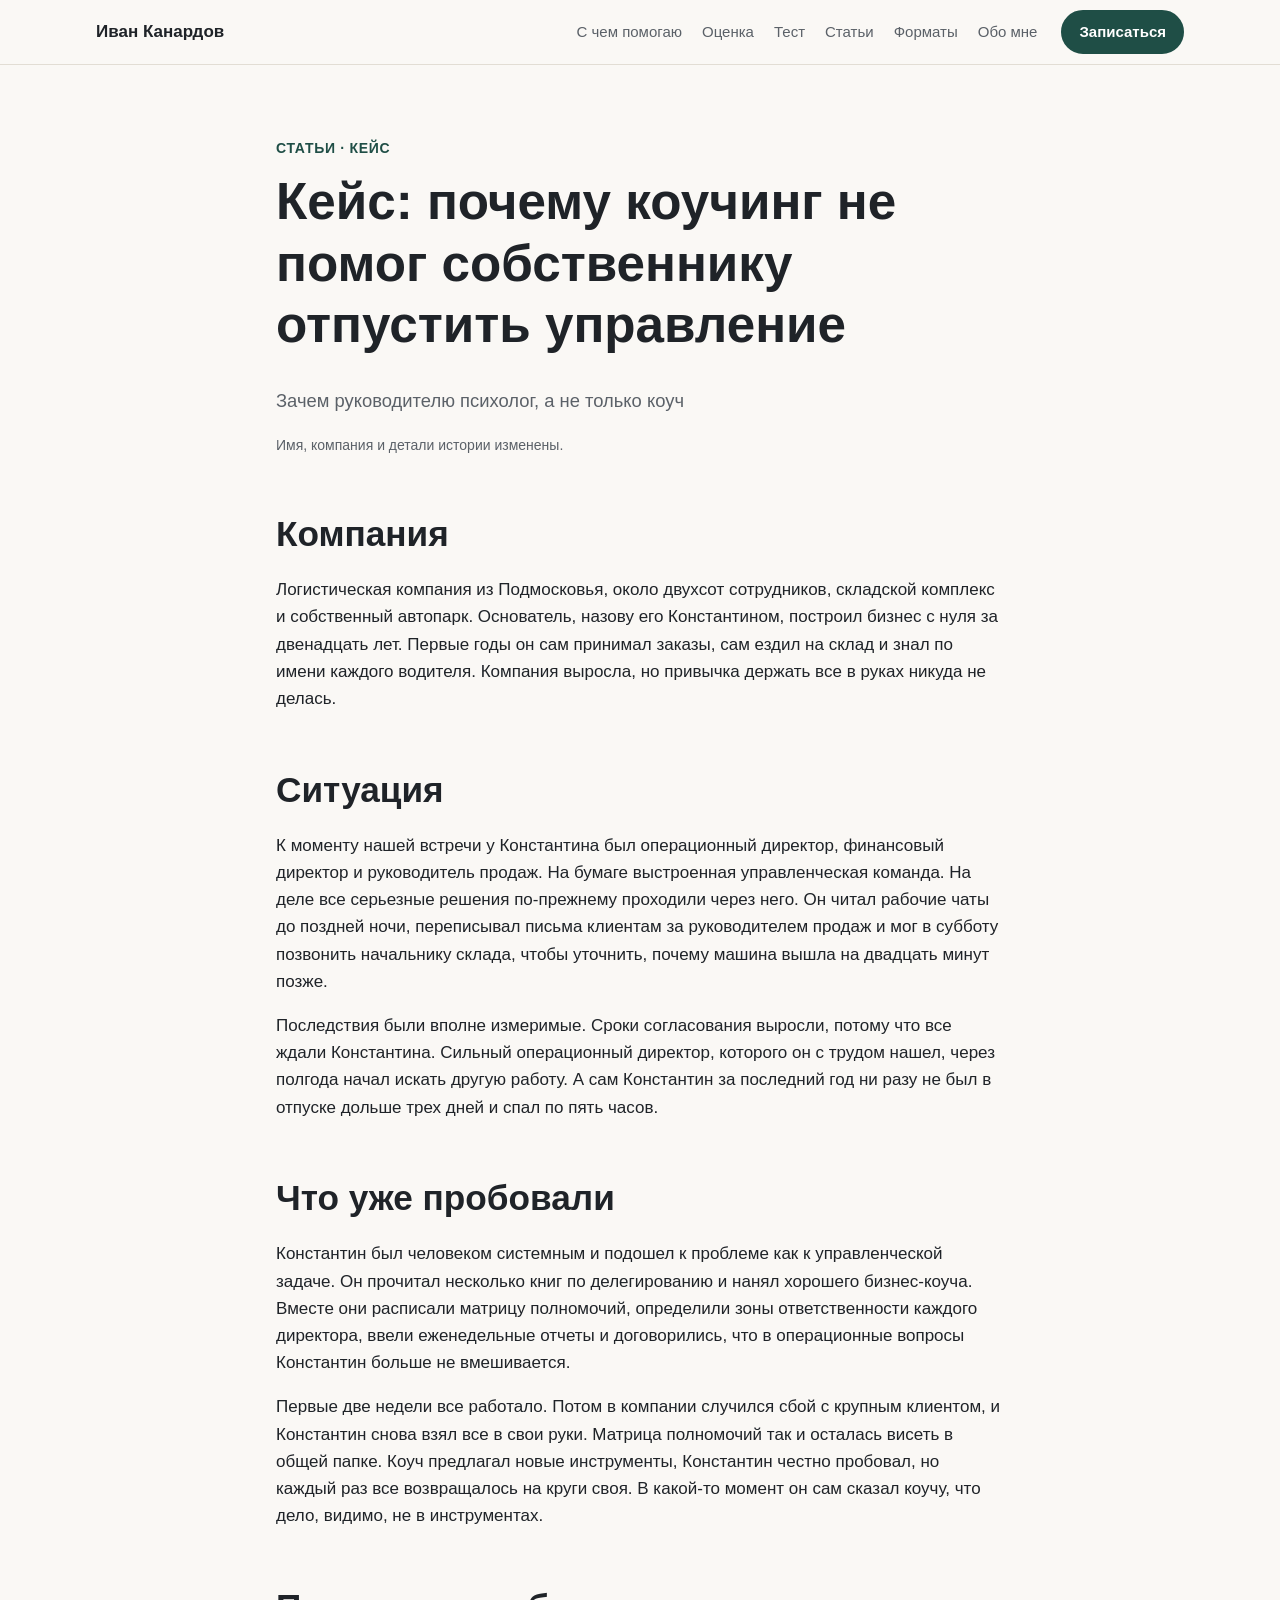
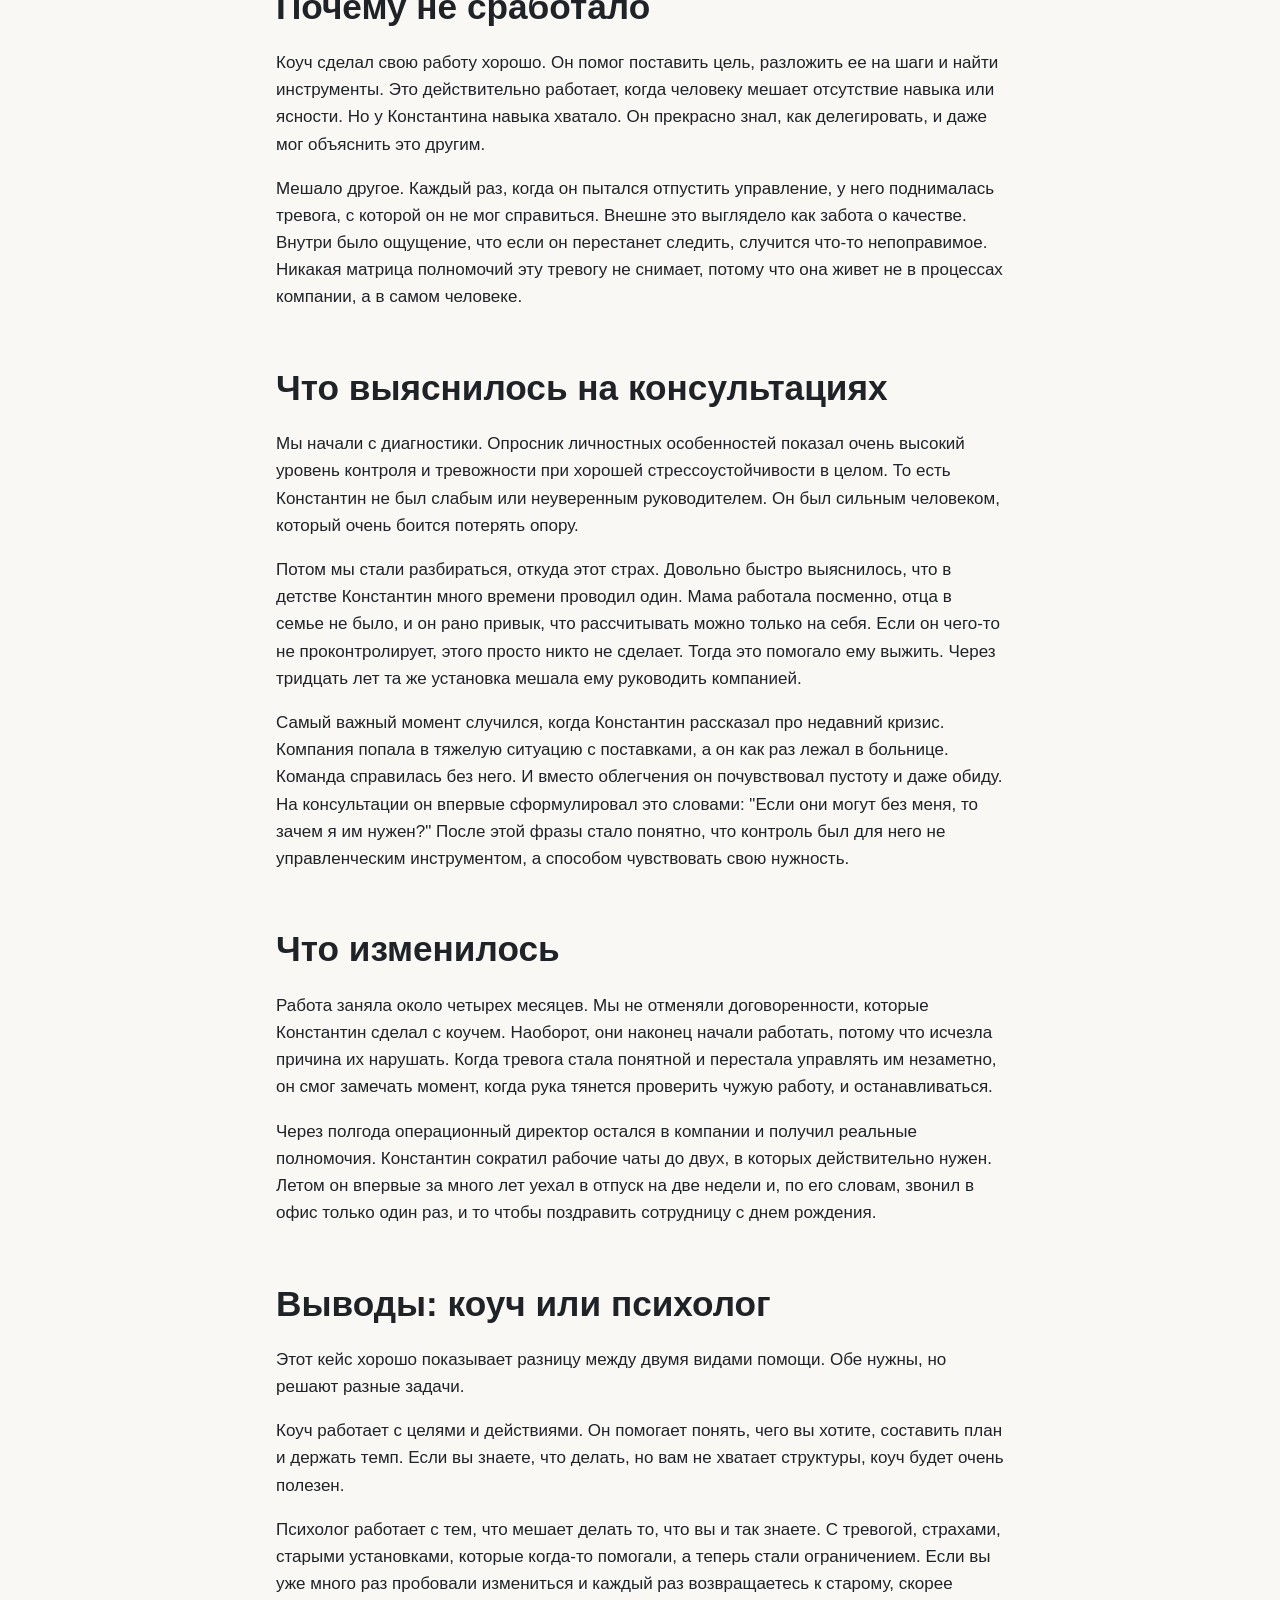
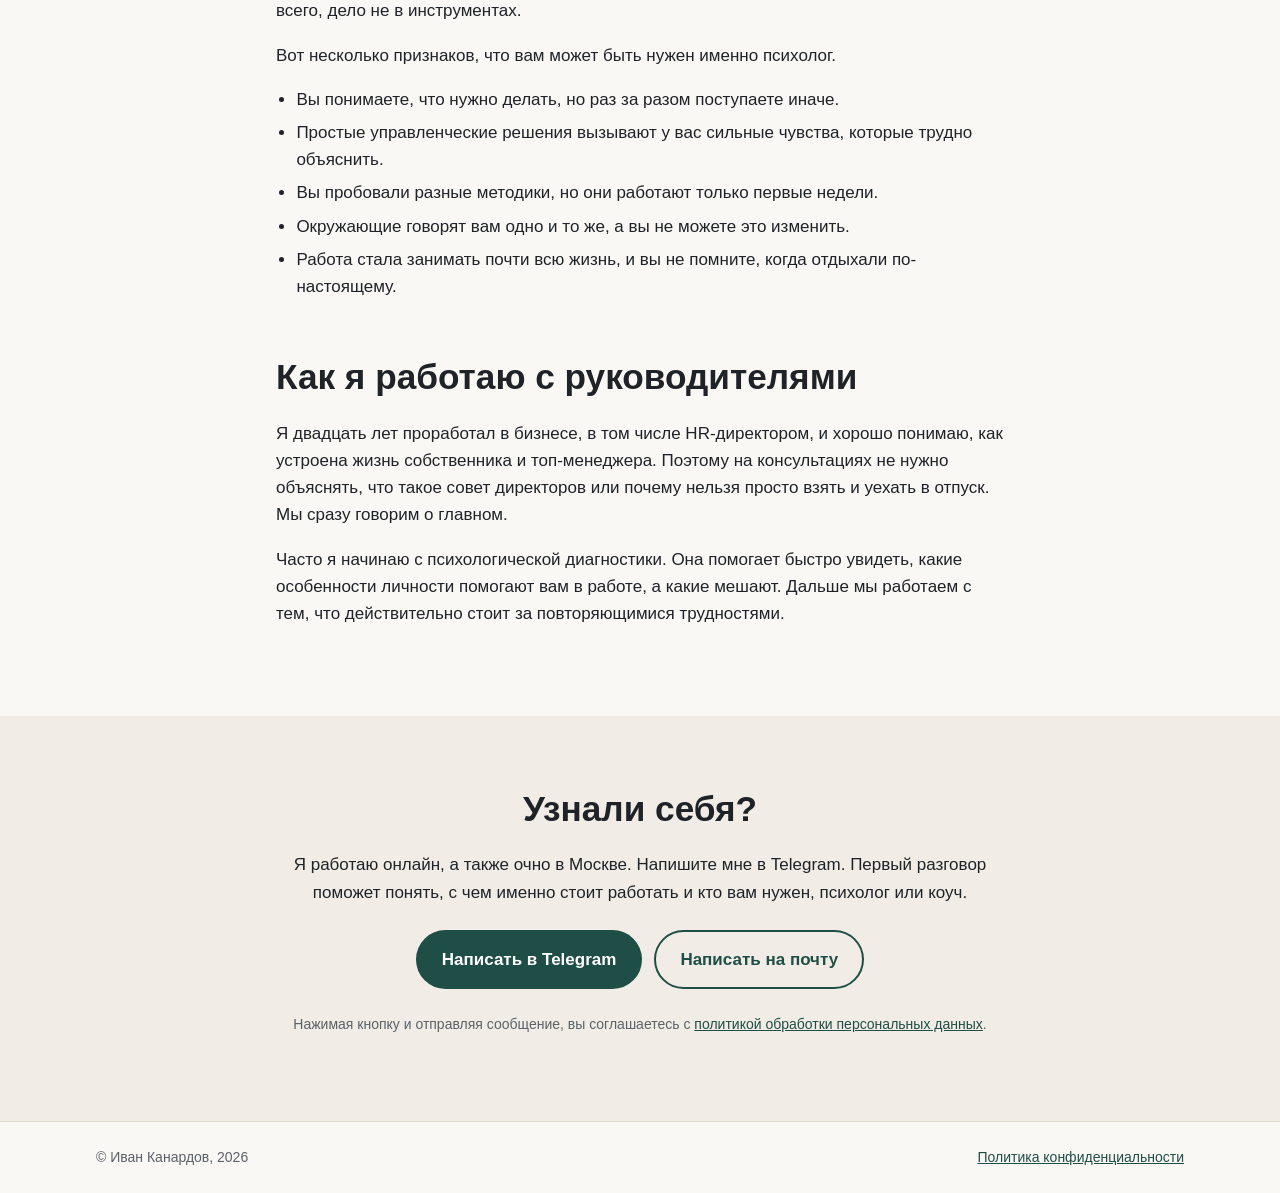
<file: stati/psiholog-ili-kouch.html>
<!doctype html>
<html lang="ru">
<head>
<meta charset="utf-8">
<meta name="viewport" content="width=device-width, initial-scale=1">
<title>Психолог или коуч: кейс собственника, который не мог отпустить управление | Иван Канардов</title>
<meta name="description" content="Разбор реального случая: собственник нанял коуча, чтобы научиться делегировать, но все договоренности разваливались. Чем коуч отличается от психолога и когда руководителю нужен именно психолог.">
<link rel="canonical" href="https://kanardov.pro/stati/psiholog-ili-kouch.html">
<meta name="author" content="Иван Канардов">
<meta name="keywords" content="психолог для руководителя, бизнес психолог, психолог или коуч, делегирование, психолог для собственника бизнеса, психолог Москва">
<meta name="geo.region" content="RU-MOS">
<meta name="geo.placename" content="Москва">
<meta property="og:type" content="article">
<meta property="og:locale" content="ru_RU">
<meta property="og:site_name" content="Иван Канардов, бизнес-психолог">
<meta property="og:title" content="Психолог или коуч: кейс собственника, который не мог отпустить управление">
<meta property="og:description" content="Разбор реального случая: собственник нанял коуча, чтобы научиться делегировать, но все договоренности разваливались. Чем коуч отличается от психолога и когда руководителю нужен именно психолог.">
<meta property="og:url" content="https://kanardov.pro/stati/psiholog-ili-kouch.html">
<meta property="og:image" content="https://kanardov.pro/img/photo.jpg">
<meta property="article:published_time" content="2026-10-28">
<script type="application/ld+json">{"@context": "https://schema.org", "@type": "Article", "headline": "Психолог или коуч: кейс собственника, который не мог отпустить управление", "description": "Разбор реального случая: собственник нанял коуча, чтобы научиться делегировать, но все договоренности разваливались. Чем коуч отличается от психолога и когда руководителю нужен именно психолог.", "datePublished": "2026-10-28", "dateModified": "2026-10-28", "inLanguage": "ru", "mainEntityOfPage": "https://kanardov.pro/stati/psiholog-ili-kouch.html", "image": "https://kanardov.pro/img/photo.jpg", "author": {"@type": "Person", "name": "Иван Канардов", "jobTitle": "Бизнес-психолог", "url": "https://kanardov.pro/"}, "publisher": {"@type": "Person", "name": "Иван Канардов", "url": "https://kanardov.pro/"}, "about": ["психолог для руководителя", "делегирование", "коучинг"]}</script>
<script type="application/ld+json">{"@context": "https://schema.org", "@type": "ProfessionalService", "name": "Иван Канардов, бизнес-психолог", "url": "https://kanardov.pro/", "image": "https://kanardov.pro/img/photo.jpg", "priceRange": "15 000 ₽", "address": {"@type": "PostalAddress", "addressLocality": "Москва", "addressRegion": "Москва", "addressCountry": "RU"}, "areaServed": [{"@type": "City", "name": "Москва"}, {"@type": "AdministrativeArea", "name": "Московская область"}], "sameAs": ["https://t.me/KanardovIvan", "https://www.b17.ru/kanardov/"]}</script>
<link rel="stylesheet" href="/style.css">
<!-- Yandex.Metrika counter -->
<script type="text/javascript">
    (function(m,e,t,r,i,k,a){
        m[i]=m[i]||function(){(m[i].a=m[i].a||[]).push(arguments)};
        m[i].l=1*new Date();
        for (var j = 0; j < document.scripts.length; j++) {if (document.scripts[j].src === r) { return; }}
        k=e.createElement(t),a=e.getElementsByTagName(t)[0],k.async=1,k.src=r,a.parentNode.insertBefore(k,a)
    })(window, document,'script','https://mc.yandex.ru/metrika/tag.js?id=113655738', 'ym');

    ym(113655738, 'init', {ssr:true, webvisor:true, clickmap:true, ecommerce:"dataLayer", referrer: document.referrer, url: location.href, accurateTrackBounce:true, trackLinks:true});
</script>
<noscript><div><img src="https://mc.yandex.ru/watch/113655738" style="position:absolute; left:-9999px;" alt="" /></div></noscript>
<!-- /Yandex.Metrika counter -->
</head>
<body>

<header class="top">
  <div class="wrap top__in">
    <a href="/" class="logo">Иван Канардов</a>
    <nav class="nav">
      <a href="/#help">С чем помогаю</a>
      <a href="/ocenka.html">Оценка</a>
      <a href="/test-vygoranie.html">Тест</a>
      <a href="/stati/">Статьи</a>
      <a href="/#formats">Форматы</a>
      <a href="/#about">Обо мне</a>
    </nav>
    <a href="https://t.me/KanardovIvan" class="btn btn--small">Записаться</a>
  </div>
</header>

<article class="section article">
  <div class="wrap narrow">
    <p class="eyebrow"><a href="/stati/">Статьи</a> · Кейс</p>
    <h1>Кейс: почему коучинг не помог собственнику отпустить управление</h1>
    <p class="lead">Зачем руководителю психолог, а не только коуч</p>
    <p class="small">Имя, компания и детали истории изменены.</p>
    <h2>Компания</h2>
    <p>Логистическая компания из Подмосковья, около двухсот сотрудников, складской комплекс и собственный автопарк. Основатель, назову его Константином, построил бизнес с нуля за двенадцать лет. Первые годы он сам принимал заказы, сам ездил на склад и знал по имени каждого водителя. Компания выросла, но привычка держать все в руках никуда не делась.</p>
    <h2>Ситуация</h2>
    <p>К моменту нашей встречи у Константина был операционный директор, финансовый директор и руководитель продаж. На бумаге выстроенная управленческая команда. На деле все серьезные решения по-прежнему проходили через него. Он читал рабочие чаты до поздней ночи, переписывал письма клиентам за руководителем продаж и мог в субботу позвонить начальнику склада, чтобы уточнить, почему машина вышла на двадцать минут позже.</p>
    <p>Последствия были вполне измеримые. Сроки согласования выросли, потому что все ждали Константина. Сильный операционный директор, которого он с трудом нашел, через полгода начал искать другую работу. А сам Константин за последний год ни разу не был в отпуске дольше трех дней и спал по пять часов.</p>
    <h2>Что уже пробовали</h2>
    <p>Константин был человеком системным и подошел к проблеме как к управленческой задаче. Он прочитал несколько книг по делегированию и нанял хорошего бизнес-коуча. Вместе они расписали матрицу полномочий, определили зоны ответственности каждого директора, ввели еженедельные отчеты и договорились, что в операционные вопросы Константин больше не вмешивается.</p>
    <p>Первые две недели все работало. Потом в компании случился сбой с крупным клиентом, и Константин снова взял все в свои руки. Матрица полномочий так и осталась висеть в общей папке. Коуч предлагал новые инструменты, Константин честно пробовал, но каждый раз все возвращалось на круги своя. В какой-то момент он сам сказал коучу, что дело, видимо, не в инструментах.</p>
    <h2>Почему не сработало</h2>
    <p>Коуч сделал свою работу хорошо. Он помог поставить цель, разложить ее на шаги и найти инструменты. Это действительно работает, когда человеку мешает отсутствие навыка или ясности. Но у Константина навыка хватало. Он прекрасно знал, как делегировать, и даже мог объяснить это другим.</p>
    <p>Мешало другое. Каждый раз, когда он пытался отпустить управление, у него поднималась тревога, с которой он не мог справиться. Внешне это выглядело как забота о качестве. Внутри было ощущение, что если он перестанет следить, случится что-то непоправимое. Никакая матрица полномочий эту тревогу не снимает, потому что она живет не в процессах компании, а в самом человеке.</p>
    <h2>Что выяснилось на консультациях</h2>
    <p>Мы начали с диагностики. Опросник личностных особенностей показал очень высокий уровень контроля и тревожности при хорошей стрессоустойчивости в целом. То есть Константин не был слабым или неуверенным руководителем. Он был сильным человеком, который очень боится потерять опору.</p>
    <p>Потом мы стали разбираться, откуда этот страх. Довольно быстро выяснилось, что в детстве Константин много времени проводил один. Мама работала посменно, отца в семье не было, и он рано привык, что рассчитывать можно только на себя. Если он чего-то не проконтролирует, этого просто никто не сделает. Тогда это помогало ему выжить. Через тридцать лет та же установка мешала ему руководить компанией.</p>
    <p>Самый важный момент случился, когда Константин рассказал про недавний кризис. Компания попала в тяжелую ситуацию с поставками, а он как раз лежал в больнице. Команда справилась без него. И вместо облегчения он почувствовал пустоту и даже обиду. На консультации он впервые сформулировал это словами: "Если они могут без меня, то зачем я им нужен?" После этой фразы стало понятно, что контроль был для него не управленческим инструментом, а способом чувствовать свою нужность.</p>
    <h2>Что изменилось</h2>
    <p>Работа заняла около четырех месяцев. Мы не отменяли договоренности, которые Константин сделал с коучем. Наоборот, они наконец начали работать, потому что исчезла причина их нарушать. Когда тревога стала понятной и перестала управлять им незаметно, он смог замечать момент, когда рука тянется проверить чужую работу, и останавливаться.</p>
    <p>Через полгода операционный директор остался в компании и получил реальные полномочия. Константин сократил рабочие чаты до двух, в которых действительно нужен. Летом он впервые за много лет уехал в отпуск на две недели и, по его словам, звонил в офис только один раз, и то чтобы поздравить сотрудницу с днем рождения.</p>
    <h2>Выводы: коуч или психолог</h2>
    <p>Этот кейс хорошо показывает разницу между двумя видами помощи. Обе нужны, но решают разные задачи.</p>
    <p>Коуч работает с целями и действиями. Он помогает понять, чего вы хотите, составить план и держать темп. Если вы знаете, что делать, но вам не хватает структуры, коуч будет очень полезен.</p>
    <p>Психолог работает с тем, что мешает делать то, что вы и так знаете. С тревогой, страхами, старыми установками, которые когда-то помогали, а теперь стали ограничением. Если вы уже много раз пробовали измениться и каждый раз возвращаетесь к старому, скорее всего, дело не в инструментах.</p>
    <p>Вот несколько признаков, что вам может быть нужен именно психолог.</p>
    <ul class="list">
      <li>Вы понимаете, что нужно делать, но раз за разом поступаете иначе.</li>
      <li>Простые управленческие решения вызывают у вас сильные чувства, которые трудно объяснить.</li>
      <li>Вы пробовали разные методики, но они работают только первые недели.</li>
      <li>Окружающие говорят вам одно и то же, а вы не можете это изменить.</li>
      <li>Работа стала занимать почти всю жизнь, и вы не помните, когда отдыхали по-настоящему.</li>
    </ul>
    <h2>Как я работаю с руководителями</h2>
    <p>Я двадцать лет проработал в бизнесе, в том числе HR-директором, и хорошо понимаю, как устроена жизнь собственника и топ-менеджера. Поэтому на консультациях не нужно объяснять, что такое совет директоров или почему нельзя просто взять и уехать в отпуск. Мы сразу говорим о главном.</p>
    <p>Часто я начинаю с психологической диагностики. Она помогает быстро увидеть, какие особенности личности помогают вам в работе, а какие мешают. Дальше мы работаем с тем, что действительно стоит за повторяющимися трудностями.</p>
  </div>
</article>

<section id="contact" class="section section--alt contact">
  <div class="wrap narrow">
    <h2>Узнали себя?</h2>
    <p>Я работаю онлайн, а также очно в Москве. Напишите мне в Telegram. Первый разговор поможет понять, с чем именно стоит работать и кто вам нужен, психолог или коуч.</p>
    <div class="contact__btns">
      <a class="btn" href="https://t.me/KanardovIvan">Написать в Telegram</a>
      <a class="btn btn--ghost" href="mailto:kanardov@gmail.com">Написать на почту</a>
    </div>
    <p class="small">Нажимая кнопку и отправляя сообщение, вы соглашаетесь с <a href="/privacy.html">политикой обработки персональных данных</a>.</p>
  </div>
</section>

<footer class="foot">
  <div class="wrap foot__in">
    <span>© Иван Канардов, 2026</span>
    <a href="/privacy.html">Политика конфиденциальности</a>
  </div>
</footer>

<script>
document.addEventListener('click', function (e) {
  var a = e.target.closest('a[href]');
  if (!a || typeof ym !== 'function') return;
  if (a.href.indexOf('t.me/') !== -1) ym(113655738, 'reachGoal', 'telegram_click');
  else if (a.href.indexOf('mailto:') === 0) ym(113655738, 'reachGoal', 'email_click');
});
</script>
</body>
</html>
</file>
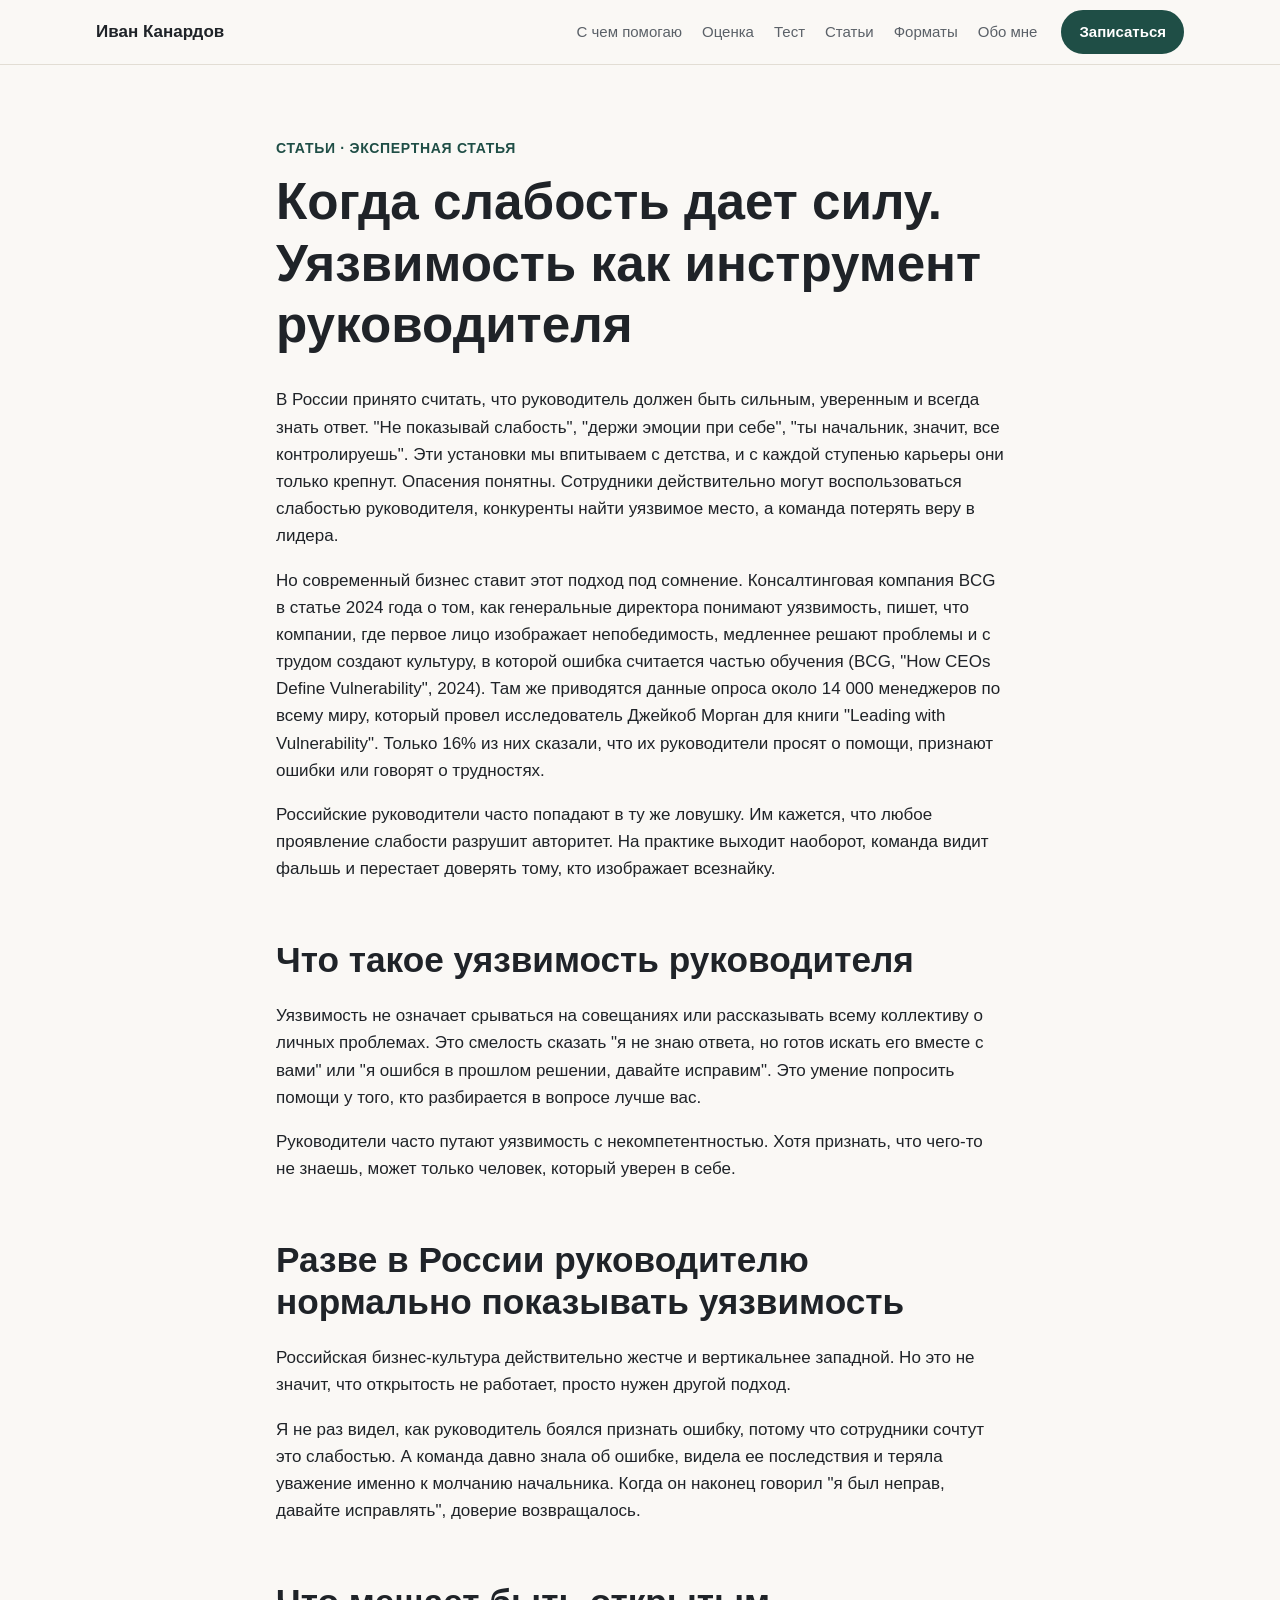
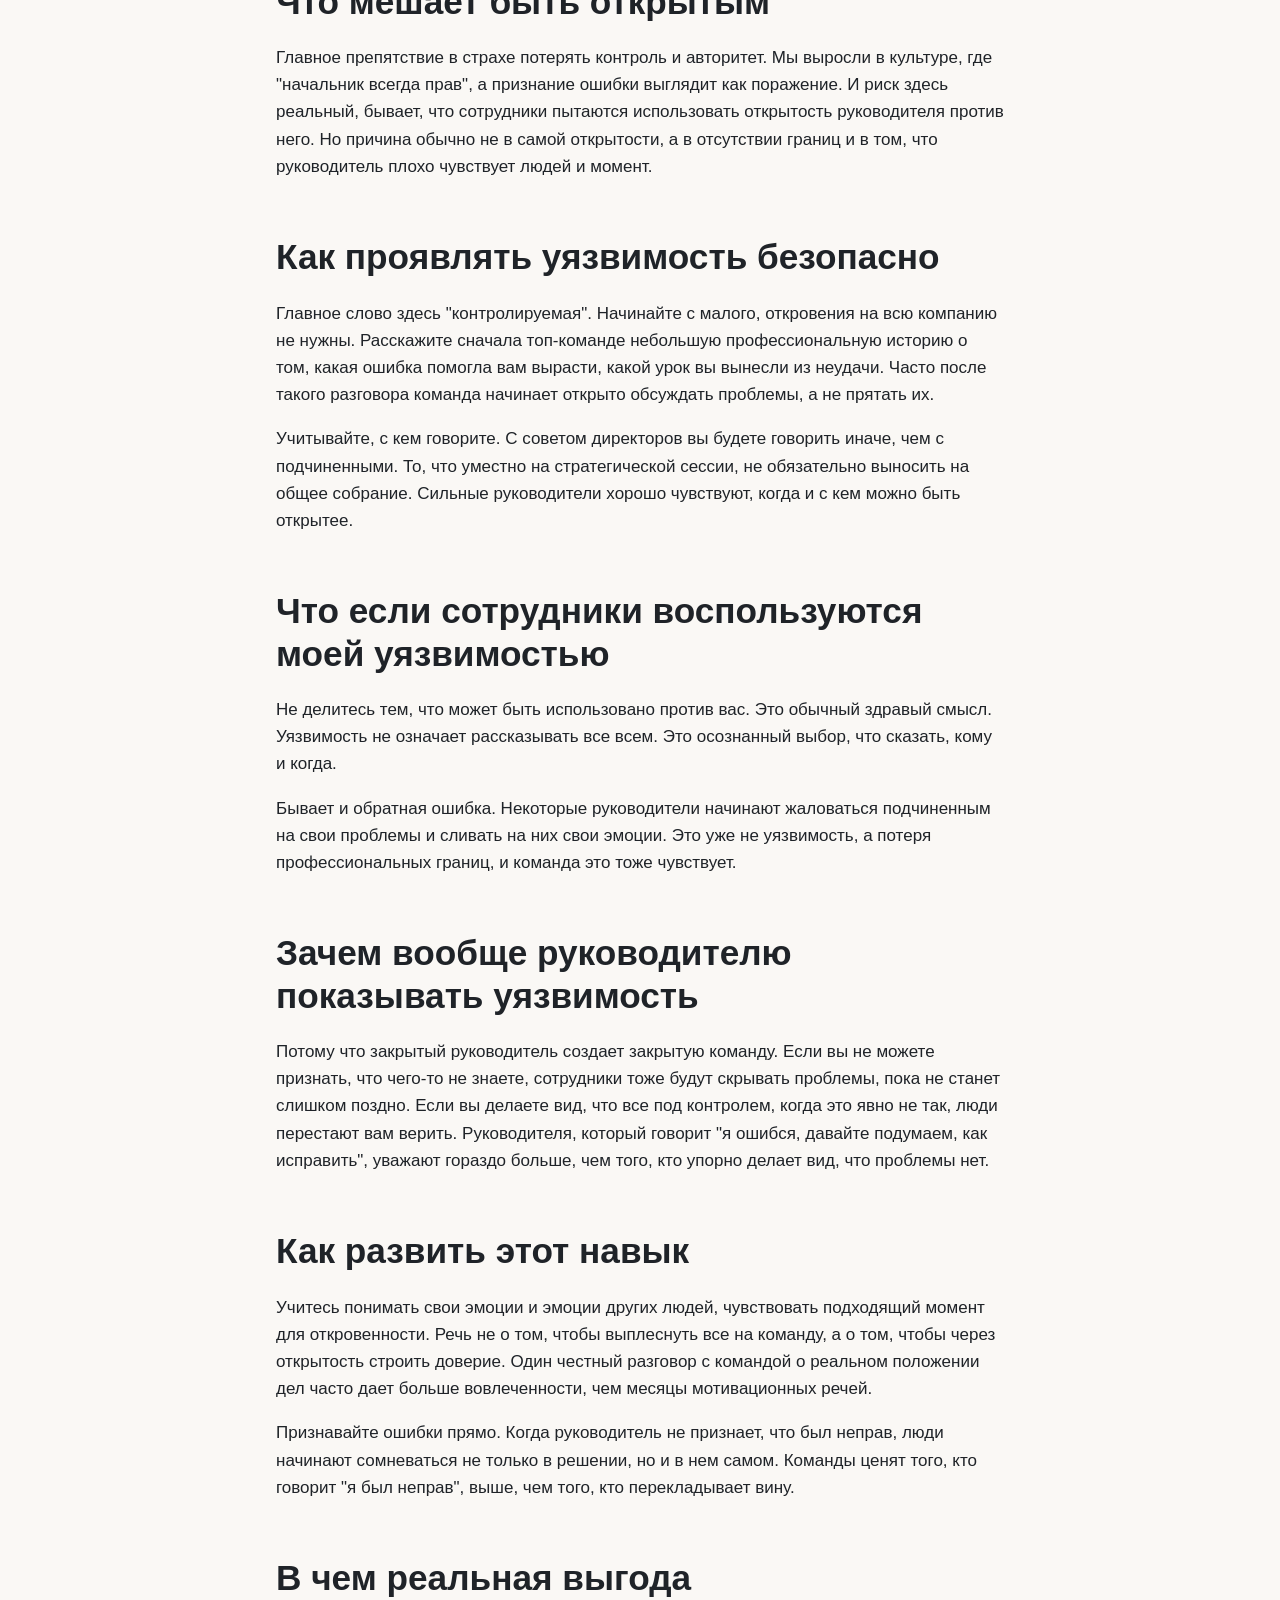
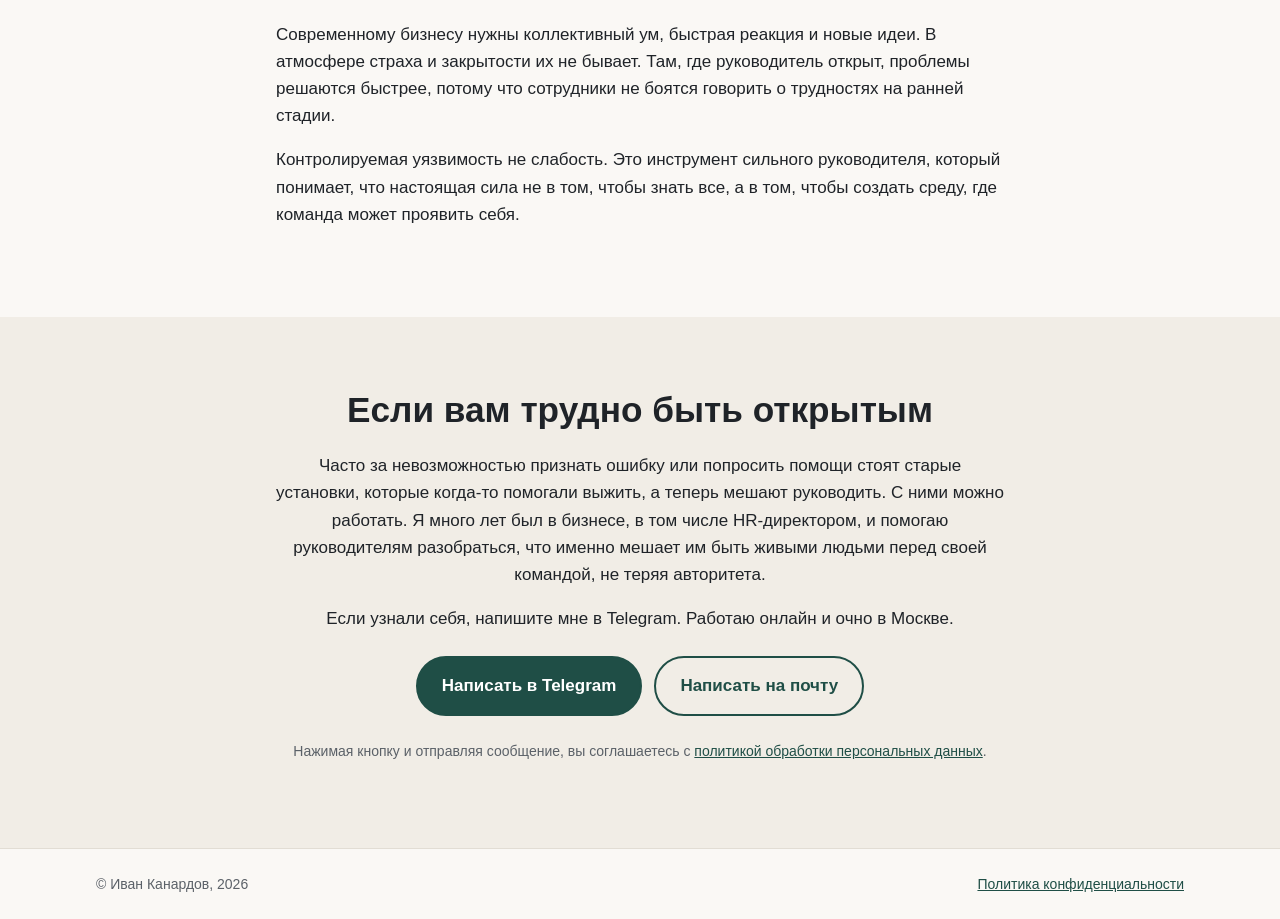
<file: stati/uyazvimost-rukovoditelya.html>
<!doctype html>
<html lang="ru">
<head>
<meta charset="utf-8">
<meta name="viewport" content="width=device-width, initial-scale=1">
<title>Уязвимость руководителя: когда слабость дает силу | Иван Канардов</title>
<meta name="description" content="Почему руководителю важно уметь признавать ошибки и просить помощи, как проявлять уязвимость безопасно и не потерять авторитет. Разбор бизнес-психолога Ивана Канардова.">
<link rel="canonical" href="https://kanardov.pro/stati/uyazvimost-rukovoditelya.html">
<meta name="author" content="Иван Канардов">
<meta name="keywords" content="уязвимость руководителя, руководитель признает ошибки, авторитет руководителя, страх показаться слабым, психолог для руководителя, бизнес психолог, психолог Москва">
<meta name="geo.region" content="RU-MOS">
<meta name="geo.placename" content="Москва">
<meta property="og:type" content="article">
<meta property="og:locale" content="ru_RU">
<meta property="og:site_name" content="Иван Канардов, бизнес-психолог">
<meta property="og:title" content="Уязвимость руководителя: когда слабость дает силу">
<meta property="og:description" content="Почему руководителю важно уметь признавать ошибки и просить помощи, как проявлять уязвимость безопасно и не потерять авторитет. Разбор бизнес-психолога Ивана Канардова.">
<meta property="og:url" content="https://kanardov.pro/stati/uyazvimost-rukovoditelya.html">
<meta property="og:image" content="https://kanardov.pro/img/photo.jpg">
<meta property="article:published_time" content="2026-10-29">
<script type="application/ld+json">{"@context": "https://schema.org", "@type": "Article", "headline": "Уязвимость руководителя: когда слабость дает силу", "description": "Почему руководителю важно уметь признавать ошибки и просить помощи, как проявлять уязвимость безопасно и не потерять авторитет. Разбор бизнес-психолога Ивана Канардова.", "datePublished": "2026-10-29", "dateModified": "2026-10-29", "inLanguage": "ru", "mainEntityOfPage": "https://kanardov.pro/stati/uyazvimost-rukovoditelya.html", "image": "https://kanardov.pro/img/photo.jpg", "author": {"@type": "Person", "name": "Иван Канардов", "jobTitle": "Бизнес-психолог", "url": "https://kanardov.pro/"}, "publisher": {"@type": "Person", "name": "Иван Канардов", "url": "https://kanardov.pro/"}, "about": ["уязвимость руководителя", "лидерство", "психолог для руководителя"]}</script>
<script type="application/ld+json">{"@context": "https://schema.org", "@type": "ProfessionalService", "name": "Иван Канардов, бизнес-психолог", "url": "https://kanardov.pro/", "image": "https://kanardov.pro/img/photo.jpg", "priceRange": "15 000 ₽", "address": {"@type": "PostalAddress", "addressLocality": "Москва", "addressRegion": "Москва", "addressCountry": "RU"}, "areaServed": [{"@type": "City", "name": "Москва"}, {"@type": "AdministrativeArea", "name": "Московская область"}], "sameAs": ["https://t.me/KanardovIvan", "https://www.b17.ru/kanardov/"]}</script>
<link rel="stylesheet" href="/style.css">
<!-- Yandex.Metrika counter -->
<script type="text/javascript">
    (function(m,e,t,r,i,k,a){
        m[i]=m[i]||function(){(m[i].a=m[i].a||[]).push(arguments)};
        m[i].l=1*new Date();
        for (var j = 0; j < document.scripts.length; j++) {if (document.scripts[j].src === r) { return; }}
        k=e.createElement(t),a=e.getElementsByTagName(t)[0],k.async=1,k.src=r,a.parentNode.insertBefore(k,a)
    })(window, document,'script','https://mc.yandex.ru/metrika/tag.js?id=113655738', 'ym');

    ym(113655738, 'init', {ssr:true, webvisor:true, clickmap:true, ecommerce:"dataLayer", referrer: document.referrer, url: location.href, accurateTrackBounce:true, trackLinks:true});
</script>
<noscript><div><img src="https://mc.yandex.ru/watch/113655738" style="position:absolute; left:-9999px;" alt="" /></div></noscript>
<!-- /Yandex.Metrika counter -->
</head>
<body>

<header class="top">
  <div class="wrap top__in">
    <a href="/" class="logo">Иван Канардов</a>
    <nav class="nav">
      <a href="/#help">С чем помогаю</a>
      <a href="/ocenka.html">Оценка</a>
      <a href="/test-vygoranie.html">Тест</a>
      <a href="/stati/">Статьи</a>
      <a href="/#formats">Форматы</a>
      <a href="/#about">Обо мне</a>
    </nav>
    <a href="https://t.me/KanardovIvan" class="btn btn--small">Записаться</a>
  </div>
</header>

<article class="section article">
  <div class="wrap narrow">
    <p class="eyebrow"><a href="/stati/">Статьи</a> · Экспертная статья</p>
    <h1>Когда слабость дает силу. Уязвимость как инструмент руководителя</h1>
    <p>В России принято считать, что руководитель должен быть сильным, уверенным и всегда знать ответ. "Не показывай слабость", "держи эмоции при себе", "ты начальник, значит, все контролируешь". Эти установки мы впитываем с детства, и с каждой ступенью карьеры они только крепнут. Опасения понятны. Сотрудники действительно могут воспользоваться слабостью руководителя, конкуренты найти уязвимое место, а команда потерять веру в лидера.</p>
    <p>Но современный бизнес ставит этот подход под сомнение. Консалтинговая компания BCG в статье 2024 года о том, как генеральные директора понимают уязвимость, пишет, что компании, где первое лицо изображает непобедимость, медленнее решают проблемы и с трудом создают культуру, в которой ошибка считается частью обучения (BCG, "How CEOs Define Vulnerability", 2024). Там же приводятся данные опроса около 14 000 менеджеров по всему миру, который провел исследователь Джейкоб Морган для книги "Leading with Vulnerability". Только 16% из них сказали, что их руководители просят о помощи, признают ошибки или говорят о трудностях.</p>
    <p>Российские руководители часто попадают в ту же ловушку. Им кажется, что любое проявление слабости разрушит авторитет. На практике выходит наоборот, команда видит фальшь и перестает доверять тому, кто изображает всезнайку.</p>
    <h2>Что такое уязвимость руководителя</h2>
    <p>Уязвимость не означает срываться на совещаниях или рассказывать всему коллективу о личных проблемах. Это смелость сказать "я не знаю ответа, но готов искать его вместе с вами" или "я ошибся в прошлом решении, давайте исправим". Это умение попросить помощи у того, кто разбирается в вопросе лучше вас.</p>
    <p>Руководители часто путают уязвимость с некомпетентностью. Хотя признать, что чего-то не знаешь, может только человек, который уверен в себе.</p>
    <h2>Разве в России руководителю нормально показывать уязвимость</h2>
    <p>Российская бизнес-культура действительно жестче и вертикальнее западной. Но это не значит, что открытость не работает, просто нужен другой подход.</p>
    <p>Я не раз видел, как руководитель боялся признать ошибку, потому что сотрудники сочтут это слабостью. А команда давно знала об ошибке, видела ее последствия и теряла уважение именно к молчанию начальника. Когда он наконец говорил "я был неправ, давайте исправлять", доверие возвращалось.</p>
    <h2>Что мешает быть открытым</h2>
    <p>Главное препятствие в страхе потерять контроль и авторитет. Мы выросли в культуре, где "начальник всегда прав", а признание ошибки выглядит как поражение. И риск здесь реальный, бывает, что сотрудники пытаются использовать открытость руководителя против него. Но причина обычно не в самой открытости, а в отсутствии границ и в том, что руководитель плохо чувствует людей и момент.</p>
    <h2>Как проявлять уязвимость безопасно</h2>
    <p>Главное слово здесь "контролируемая". Начинайте с малого, откровения на всю компанию не нужны. Расскажите сначала топ-команде небольшую профессиональную историю о том, какая ошибка помогла вам вырасти, какой урок вы вынесли из неудачи. Часто после такого разговора команда начинает открыто обсуждать проблемы, а не прятать их.</p>
    <p>Учитывайте, с кем говорите. С советом директоров вы будете говорить иначе, чем с подчиненными. То, что уместно на стратегической сессии, не обязательно выносить на общее собрание. Сильные руководители хорошо чувствуют, когда и с кем можно быть открытее.</p>
    <h2>Что если сотрудники воспользуются моей уязвимостью</h2>
    <p>Не делитесь тем, что может быть использовано против вас. Это обычный здравый смысл. Уязвимость не означает рассказывать все всем. Это осознанный выбор, что сказать, кому и когда.</p>
    <p>Бывает и обратная ошибка. Некоторые руководители начинают жаловаться подчиненным на свои проблемы и сливать на них свои эмоции. Это уже не уязвимость, а потеря профессиональных границ, и команда это тоже чувствует.</p>
    <h2>Зачем вообще руководителю показывать уязвимость</h2>
    <p>Потому что закрытый руководитель создает закрытую команду. Если вы не можете признать, что чего-то не знаете, сотрудники тоже будут скрывать проблемы, пока не станет слишком поздно. Если вы делаете вид, что все под контролем, когда это явно не так, люди перестают вам верить. Руководителя, который говорит "я ошибся, давайте подумаем, как исправить", уважают гораздо больше, чем того, кто упорно делает вид, что проблемы нет.</p>
    <h2>Как развить этот навык</h2>
    <p>Учитесь понимать свои эмоции и эмоции других людей, чувствовать подходящий момент для откровенности. Речь не о том, чтобы выплеснуть все на команду, а о том, чтобы через открытость строить доверие. Один честный разговор с командой о реальном положении дел часто дает больше вовлеченности, чем месяцы мотивационных речей.</p>
    <p>Признавайте ошибки прямо. Когда руководитель не признает, что был неправ, люди начинают сомневаться не только в решении, но и в нем самом. Команды ценят того, кто говорит "я был неправ", выше, чем того, кто перекладывает вину.</p>
    <h2>В чем реальная выгода</h2>
    <p>Современному бизнесу нужны коллективный ум, быстрая реакция и новые идеи. В атмосфере страха и закрытости их не бывает. Там, где руководитель открыт, проблемы решаются быстрее, потому что сотрудники не боятся говорить о трудностях на ранней стадии.</p>
    <p>Контролируемая уязвимость не слабость. Это инструмент сильного руководителя, который понимает, что настоящая сила не в том, чтобы знать все, а в том, чтобы создать среду, где команда может проявить себя.</p>
  </div>
</article>

<section id="contact" class="section section--alt contact">
  <div class="wrap narrow">
    <h2>Если вам трудно быть открытым</h2>
    <p>Часто за невозможностью признать ошибку или попросить помощи стоят старые установки, которые когда-то помогали выжить, а теперь мешают руководить. С ними можно работать. Я много лет был в бизнесе, в том числе HR-директором, и помогаю руководителям разобраться, что именно мешает им быть живыми людьми перед своей командой, не теряя авторитета.</p>
    <p>Если узнали себя, напишите мне в Telegram. Работаю онлайн и очно в Москве.</p>
    <div class="contact__btns">
      <a class="btn" href="https://t.me/KanardovIvan">Написать в Telegram</a>
      <a class="btn btn--ghost" href="mailto:kanardov@gmail.com">Написать на почту</a>
    </div>
    <p class="small">Нажимая кнопку и отправляя сообщение, вы соглашаетесь с <a href="/privacy.html">политикой обработки персональных данных</a>.</p>
  </div>
</section>

<footer class="foot">
  <div class="wrap foot__in">
    <span>© Иван Канардов, 2026</span>
    <a href="/privacy.html">Политика конфиденциальности</a>
  </div>
</footer>

<script>
document.addEventListener('click', function (e) {
  var a = e.target.closest('a[href]');
  if (!a || typeof ym !== 'function') return;
  if (a.href.indexOf('t.me/') !== -1) ym(113655738, 'reachGoal', 'telegram_click');
  else if (a.href.indexOf('mailto:') === 0) ym(113655738, 'reachGoal', 'email_click');
});
</script>
</body>
</html>
</file>
<file: style.css>
:root {
  --bg: #faf8f5;
  --bg-alt: #f1ede6;
  --text: #1f2328;
  --muted: #5b6168;
  --accent: #1f4e46;
  --accent-hover: #163a34;
  --card: #ffffff;
  --line: #e2ddd4;
  --radius: 14px;
}

* { box-sizing: border-box; }
html { scroll-behavior: smooth; }
body {
  margin: 0;
  font-family: -apple-system, BlinkMacSystemFont, "Segoe UI", Roboto, Arial, sans-serif;
  font-size: 17px;
  line-height: 1.6;
  color: var(--text);
  background: var(--bg);
}
img { max-width: 100%; display: block; }
a { color: var(--accent); }
h1, h2, h3 { line-height: 1.2; margin: 0 0 .6em; }
h1 { font-size: clamp(2rem, 5vw, 3.2rem); }
h2 { font-size: clamp(1.6rem, 3.5vw, 2.2rem); }
h3 { font-size: 1.15rem; }

.wrap { max-width: 1120px; margin: 0 auto; padding: 0 16px; }
.narrow { max-width: 760px; }

.btn {
  display: inline-block;
  background: var(--accent);
  color: #fff;
  text-decoration: none;
  padding: 14px 24px;
  border-radius: 999px;
  font-weight: 600;
  border: 2px solid var(--accent);
  transition: background .15s;
}
.btn:hover { background: var(--accent-hover); border-color: var(--accent-hover); }
.btn--ghost { background: transparent; color: var(--accent); }
.btn--ghost:hover { background: var(--bg-alt); }
.btn--small { padding: 8px 16px; font-size: 15px; }

.top {
  position: sticky; top: 0; z-index: 10;
  background: rgba(250, 248, 245, .95);
  border-bottom: 1px solid var(--line);
}
.top__in { display: flex; align-items: center; gap: 24px; height: 64px; }
.logo { font-weight: 700; text-decoration: none; color: var(--text); margin-right: auto; }
.nav { display: flex; gap: 20px; }
.nav a { color: var(--muted); text-decoration: none; font-size: 15px; }
.nav a:hover { color: var(--text); }

.hero { padding: 64px 0; }
.hero__in { display: grid; grid-template-columns: 1.3fr 1fr; gap: 48px; align-items: center; }
.eyebrow { color: var(--accent); font-weight: 600; text-transform: uppercase; letter-spacing: .05em; font-size: 14px; margin: 0 0 12px; }
.lead { font-size: 1.15rem; color: var(--muted); }
.hero__cta { display: flex; flex-wrap: wrap; gap: 12px; margin: 28px 0 12px; }
.hero__note { color: var(--muted); font-size: 15px; }
.hero__photo img { border-radius: var(--radius); aspect-ratio: 4 / 5; object-fit: cover; width: 100%; }
.hero__photo--empty { aspect-ratio: 4 / 5; background: var(--bg-alt); border-radius: var(--radius); }
.hero__photo--empty img { display: none; }

.facts { background: var(--accent); color: #fff; padding: 28px 0; }
.facts__in { display: grid; grid-template-columns: repeat(4, 1fr); gap: 16px; text-align: center; }
.facts b { display: block; font-size: 1.5rem; }
.facts span { opacity: .85; font-size: 15px; }

.section { padding: 72px 0; }
.section--alt { background: var(--bg-alt); }

.cards { display: grid; grid-template-columns: repeat(3, 1fr); gap: 20px; }
.cards--2 { grid-template-columns: repeat(2, 1fr); }
.card { background: var(--card); border: 1px solid var(--line); border-radius: var(--radius); padding: 24px; }
.card p { color: var(--muted); margin: 0; }
.card--big p + p { margin-top: 12px; }
.card--plain { background: transparent; }
.price { color: var(--text) !important; font-weight: 600; }

.how { list-style: none; padding: 0; margin: 40px 0 0; display: grid; grid-template-columns: repeat(3, 1fr); gap: 20px; }
.how li { color: var(--muted); }
.how b { color: var(--text); display: block; }

.list { padding-left: 1.2em; }
.list li { margin-bottom: 6px; }

details { background: var(--card); border: 1px solid var(--line); border-radius: var(--radius); padding: 16px 20px; margin-bottom: 12px; }
summary { cursor: pointer; font-weight: 600; }
details p { color: var(--muted); margin: 12px 0 0; }

.contact { text-align: center; }
.contact__btns { display: flex; justify-content: center; flex-wrap: wrap; gap: 12px; margin: 24px 0; }
.small { font-size: 14px; color: var(--muted); }

.foot { border-top: 1px solid var(--line); padding: 24px 0; font-size: 14px; color: var(--muted); }
.foot__in { display: flex; justify-content: space-between; flex-wrap: wrap; gap: 12px; }

@media (max-width: 860px) {
  .nav { display: none; }
  .hero { padding: 40px 0; }
  .hero__in { grid-template-columns: 1fr; gap: 32px; }
  .hero__photo { max-width: 360px; }
  .facts__in { grid-template-columns: repeat(2, 1fr); }
  .cards, .cards--2, .how { grid-template-columns: 1fr; }
  .section { padding: 48px 0; }
}

.about { display: grid; grid-template-columns: 340px 1fr; gap: 48px; align-items: start; }
.about__photo { border-radius: var(--radius); aspect-ratio: 3 / 4; object-fit: cover; width: 100%; }
@media (max-width: 860px) {
  .about { grid-template-columns: 1fr; gap: 24px; }
  .about__photo { max-width: 320px; }
}

/* Страница оценки */
.hero--page { padding-bottom: 32px; }
.toc { display: flex; flex-wrap: wrap; gap: 8px 16px; margin-top: 24px; }
.toc a { color: var(--accent); }
.method__lead { font-size: 1.1rem; }
.method__price { margin-top: 24px; }
.method__price span { display: block; font-weight: 400; color: var(--muted); margin-top: 4px; }

/* Статьи */
.article h2 { margin-top: 1.6em; }
.article .eyebrow a { color: inherit; text-decoration: none; }
.article-card { display: block; text-decoration: none; color: var(--text); margin-bottom: 20px; }
.article-card:hover { border-color: var(--accent); }
.article-card h3 { color: var(--text); }

/* Тест */
.quiz-card { background: var(--card); border: 1px solid var(--line); border-radius: var(--radius); padding: 32px; }
.quiz__progress, .quiz__total { height: 8px; background: var(--bg-alt); border-radius: 999px; overflow: hidden; }
.quiz__progress span, .quiz__total span { display: block; height: 100%; background: var(--accent); width: 0; transition: width .3s; }
.quiz__total { height: 12px; margin: 8px 0 4px; }
.quiz__total--thin { height: 8px; }
.quiz__total .is-ok { background: #3c8d5a; }
.quiz__total .is-warn { background: #d9a227; }
.quiz__total .is-bad { background: #c2493d; }
.quiz__q { font-size: 1.35rem; min-height: 3.2em; margin-top: 8px; }
.quiz__answers { display: grid; gap: 10px; }
.quiz__answer { font: inherit; text-align: left; padding: 14px 18px; border: 2px solid var(--line); border-radius: 12px; background: var(--bg); color: var(--text); cursor: pointer; transition: border-color .15s, background .15s; }
.quiz__answer:hover { border-color: var(--accent); }
.quiz__answer.is-selected { border-color: var(--accent); background: var(--bg-alt); }
.quiz__back { font: inherit; font-size: 15px; background: none; border: 0; color: var(--muted); margin-top: 16px; cursor: pointer; padding: 0; }
.quiz__scale { margin-bottom: 16px; }
.quiz__scale-head { display: flex; justify-content: space-between; }
.quiz__scale .small { margin: 4px 0 0; }
.quiz__cta { background: var(--bg-alt); border-radius: var(--radius); padding: 24px; margin: 28px 0 20px; text-align: center; }
@media (max-width: 860px) { .quiz-card { padding: 20px; } }
</file>
